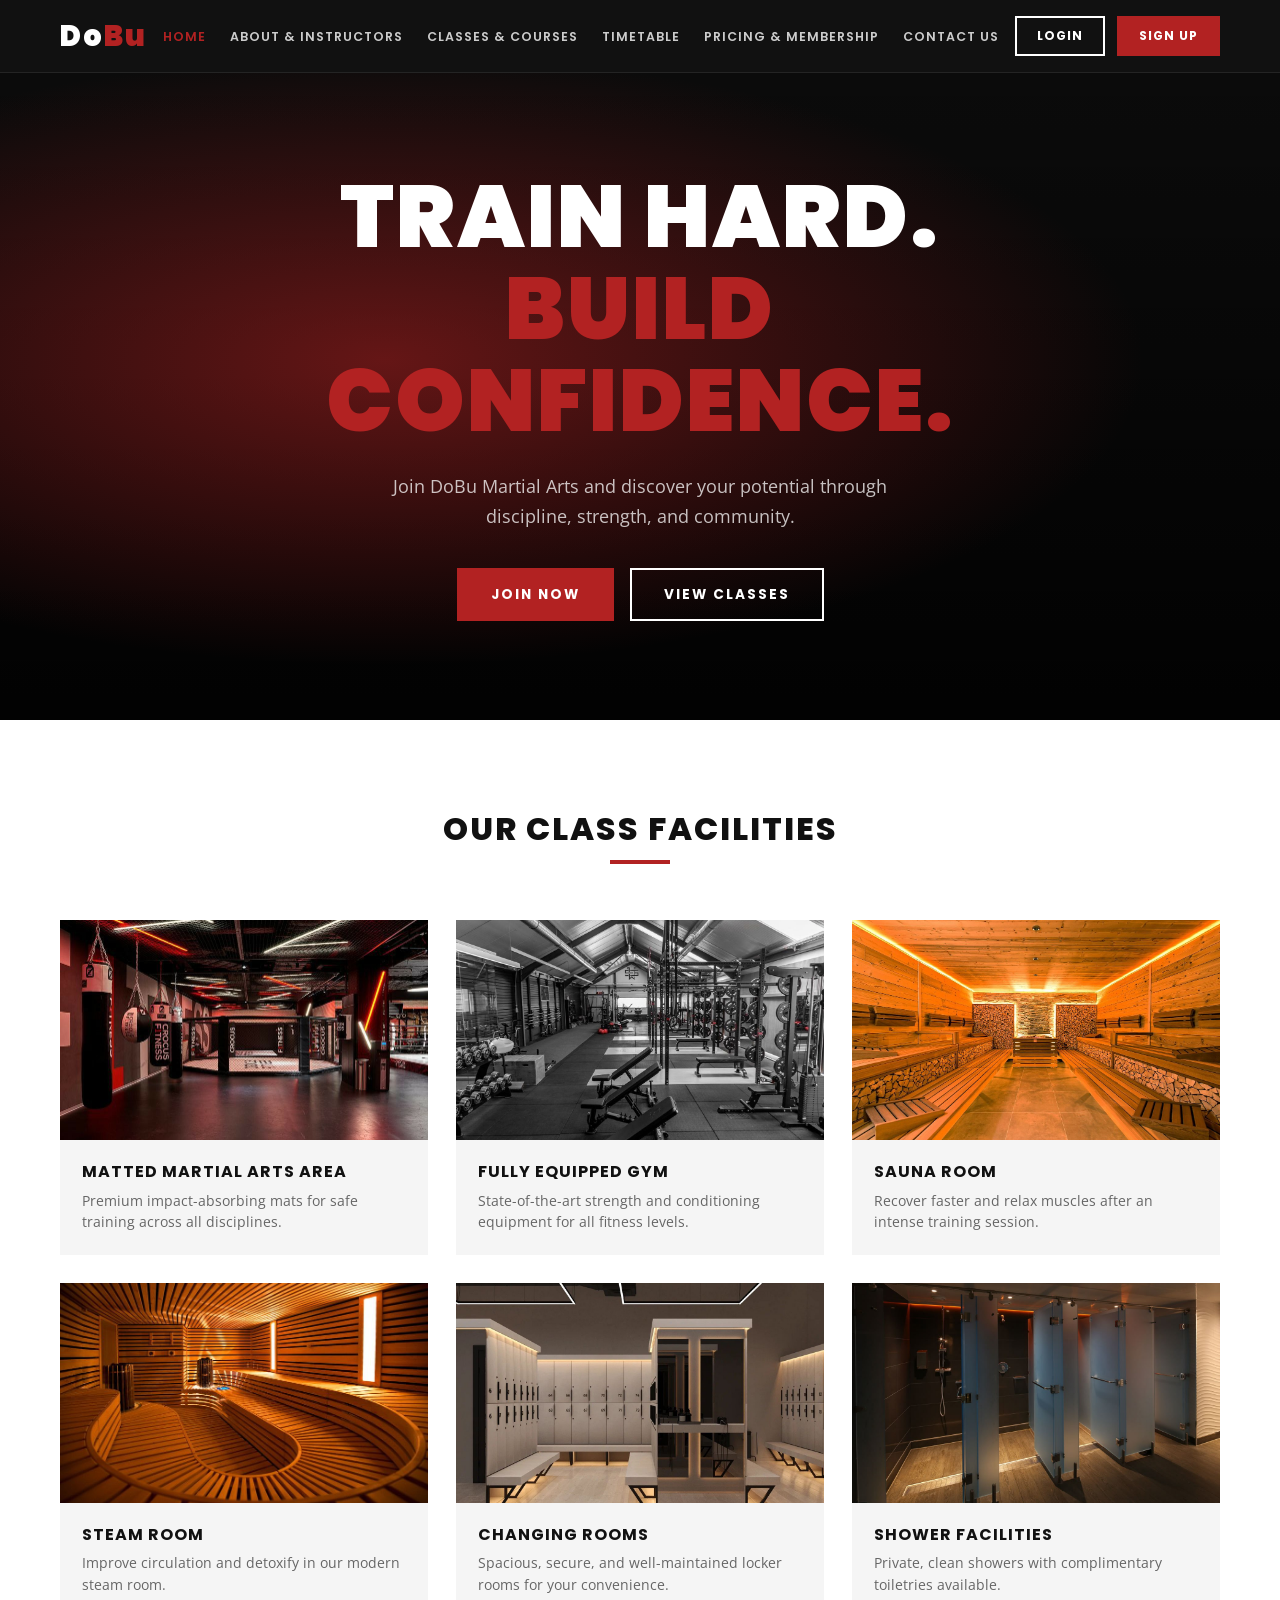
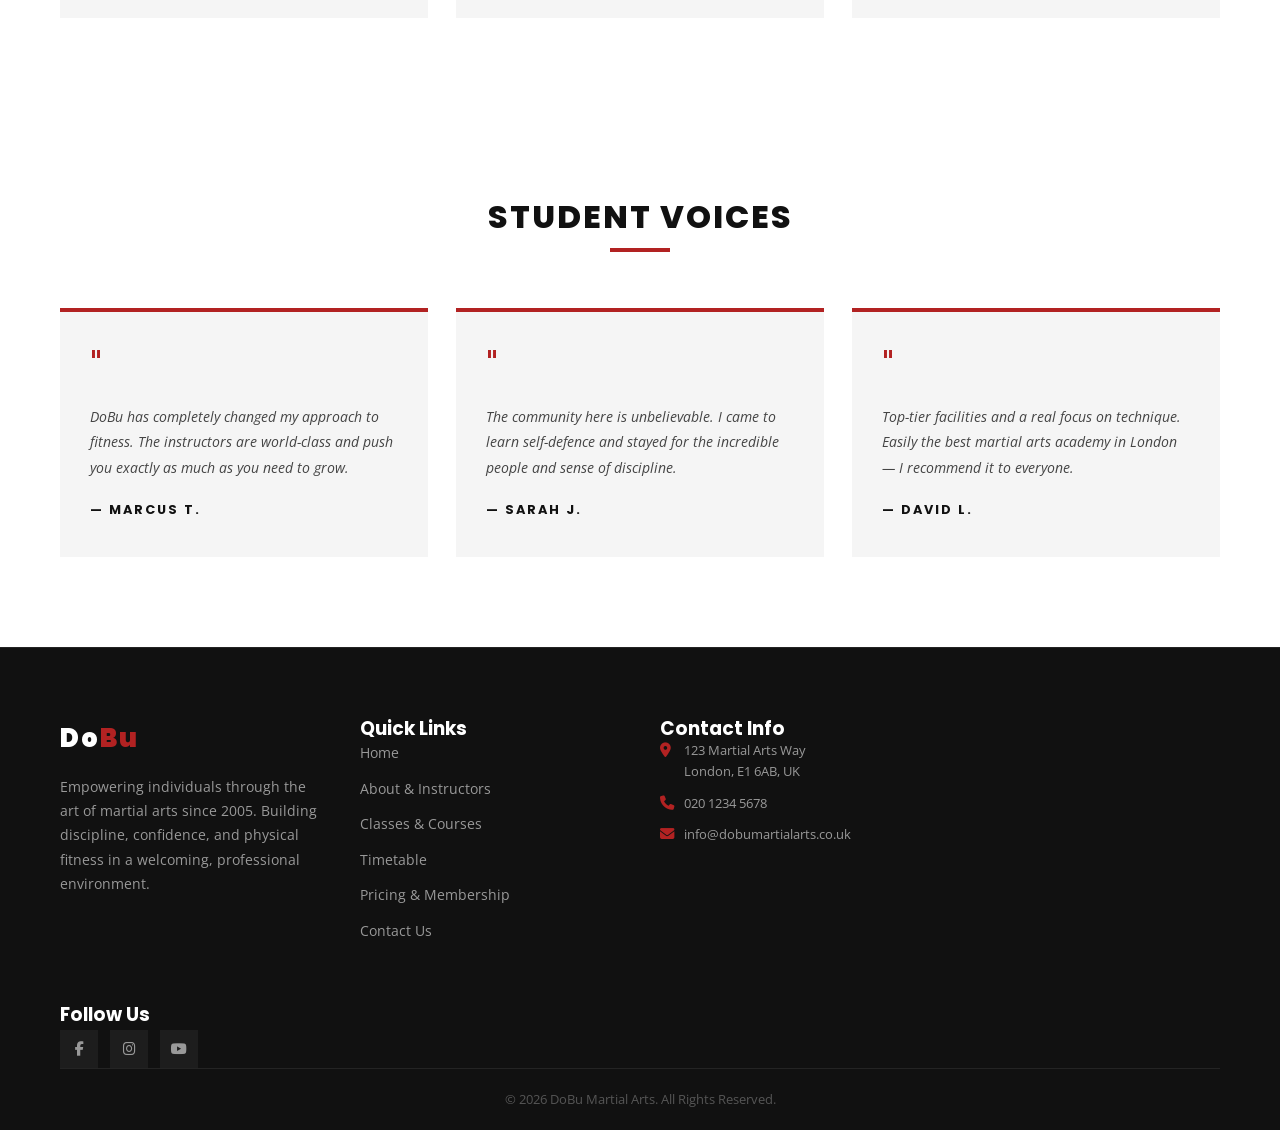
<file: index.html>
<!DOCTYPE html>
<html lang="en">
<head>
  <meta charset="UTF-8">
  <meta name="viewport" content="width=device-width, initial-scale=1.0">
  <title>DoBu Martial Arts | Train Hard. Build Confidence.</title>
  <link rel="stylesheet" href="style.css">
  <!-- Font Awesome -->
  <link rel="stylesheet" href="https://cdnjs.cloudflare.com/ajax/libs/font-awesome/6.5.0/css/all.min.css">
</head>
<body>

  <!-- =========================================
       HEADER / NAVIGATION
       ========================================= -->
  <header>
    <nav class="container">
      <a href="index.html" class="logo">Do<span>Bu</span></a>

      <!-- Desktop Nav Links -->
      <ul class="nav-links">
        <li><a href="index.html" class="active">Home</a></li>
        <li><a href="Instructors.html">About &amp; Instructors</a></li>
        <li><a href="Classes.html">Classes &amp; Courses</a></li>
        <li><a href="Timetable.html">Timetable</a></li>
        <li><a href="Membership.html">Pricing &amp; Membership</a></li>
        <li><a href="Contact.html">Contact Us</a></li>
      </ul>

      <!-- Desktop Auth Buttons -->
      <div class="nav-actions">
        <a href="Login.html" class="btn-login">Login</a>
        <a href="Signup.html" class="btn-signup">Sign Up</a>
      </div>
      <button class="hamburger" id="menu-btn" aria-label="Toggle menu" onclick="var m=document.getElementById('mobile-nav');m.classList.toggle('open');this.classList.toggle('open');"><span></span><span></span><span></span></button>
    </nav>

    <!-- Mobile Menu -->
    <div class="mobile-menu" id="mobile-nav">
      <a href="index.html">Home</a>
      <a href="Instructors.html">About &amp; Instructors</a>
      <a href="Classes.html">Classes &amp; Courses</a>
      <a href="Timetable.html">Timetable</a>
      <a href="Membership.html">Pricing &amp; Membership</a>
      <a href="Contact.html">Contact Us</a>
      <div class="mobile-actions">
        <a href="Login.html" class="btn btn-outline" style="padding:10px 20px;font-size:0.75rem;">Login</a>
        <a href="Signup.html" class="btn btn-primary" style="padding:10px 20px;font-size:0.75rem;">Sign Up</a>
      </div>
    </div>
  </header>

  <main>

    <!-- =========================================
         HERO SECTION
         ========================================= -->
    <section class="hero">
      <div class="hero-content">
        <h1>Train Hard.<span>Build Confidence.</span></h1>
        <p>Join DoBu Martial Arts and discover your potential through discipline, strength, and community.</p>
        <div class="hero-btns">
          <a href="Signup.html" class="btn btn-primary">Join Now</a>
          <a href="Classes.html" class="btn btn-outline">View Classes</a>
        </div>
      </div>
    </section>

    <!-- =========================================
         FACILITIES SECTION
         ========================================= -->
    <section class="facilities">
      <div class="container">
        <div class="section-header">
          <h2 class="section-title">Our Class Facilities</h2>
          <div class="section-divider"></div>
        </div>

        <div class="cards-grid">

          <article class="card">
            <img src="martial.jpg" alt="Matted Martial Arts Area">
            <div class="card-body">
              <h3>Matted Martial Arts Area</h3>
              <p>Premium impact-absorbing mats for safe training across all disciplines.</p>
            </div>
          </article>

          <article class="card">
            <img src="gym.jpg" alt="Fully Equipped Gym">
            <div class="card-body">
              <h3>Fully Equipped Gym</h3>
              <p>State-of-the-art strength and conditioning equipment for all fitness levels.</p>
            </div>
          </article>

          <article class="card">
            <img src="sauna.jpg" alt="Sauna Room">
            <div class="card-body">
              <h3>Sauna Room</h3>
              <p>Recover faster and relax muscles after an intense training session.</p>
            </div>
          </article>

          <article class="card">
            <img src="steam.jpg" alt="Steam Room">
            <div class="card-body">
              <h3>Steam Room</h3>
              <p>Improve circulation and detoxify in our modern steam room.</p>
            </div>
          </article>

          <article class="card">
            <img src="change.jpg" alt="Changing Rooms">
            <div class="card-body">
              <h3>Changing Rooms</h3>
              <p>Spacious, secure, and well-maintained locker rooms for your convenience.</p>
            </div>
          </article>

          <article class="card">
            <img src="shower.jpg" alt="Shower Facilities">
            <div class="card-body">
              <h3>Shower Facilities</h3>
              <p>Private, clean showers with complimentary toiletries available.</p>
            </div>
          </article>

        </div>
      </div>
    </section>

    <!-- =========================================
         TESTIMONIALS
         ========================================= -->
    <section class="testimonials">
      <div class="container">
        <div class="section-header">
          <h2 class="section-title">Student Voices</h2>
          <div class="section-divider"></div>
        </div>

        <div class="testimonials-grid">

          <article class="testimonial-card">
            <h3 class="sr-only">Testimonial from Marcus T.</h3>
            <div class="testimonial-quote">"</div>
            <p>DoBu has completely changed my approach to fitness. The instructors are world-class and push you exactly as much as you need to grow.</p>
            <div class="testimonial-author">— Marcus T.</div>
          </article>

          <article class="testimonial-card">
            <h3 class="sr-only">Testimonial from Sarah J.</h3>
            <div class="testimonial-quote">"</div>
            <p>The community here is unbelievable. I came to learn self-defence and stayed for the incredible people and sense of discipline.</p>
            <div class="testimonial-author">— Sarah J.</div>
          </article>

          <article class="testimonial-card">
            <h3 class="sr-only">Testimonial from David L.</h3>
            <div class="testimonial-quote">"</div>
            <p>Top-tier facilities and a real focus on technique. Easily the best martial arts academy in London — I recommend it to everyone.</p>
            <div class="testimonial-author">— David L.</div>
          </article>
          
        </div>
      </div>
    </section>
  </main>

  <!-- =========================================
       FOOTER
       ========================================= -->
  <footer>
    <div class="container">
      <div class="footer-grid">

        <!-- About -->
        <div class="footer-col">
          <span class="logo">Do<span>Bu</span></span>
          <p>Empowering individuals through the art of martial arts since 2005. Building discipline, confidence, and physical fitness in a welcoming, professional environment.</p>
        </div>

        <!-- Quick Links -->
        <div class="footer-col">
          <h3>Quick Links</h3>
          <ul>
            <li><a href="index.html">Home</a></li>
            <li><a href="Instructors.html">About &amp; Instructors</a></li>
            <li><a href="Classes.html">Classes &amp; Courses</a></li>
            <li><a href="Timetable.html">Timetable</a></li>
            <li><a href="Membership.html">Pricing &amp; Membership</a></li>
            <li><a href="Contact.html">Contact Us</a></li>
          </ul>
        </div>

        <!-- Contact -->
        <div class="footer-col">
          <h3>Contact Info</h3>
          <ul class="footer-contact">
            <li><i class="fas fa-map-marker-alt"></i><span>123 Martial Arts Way<br>London, E1 6AB, UK</span></li>
            <li><i class="fas fa-phone"></i><span>020 1234 5678</span></li>
            <li><i class="fas fa-envelope"></i><span>info@dobumartialarts.co.uk</span></li>
          </ul>
        </div>
      </div>

        <div class="footer-col">
          <h3>Follow Us</h3>
         <div class="social-icons">
            <a href="https://www.facebook.com/" aria-label="Facebook"><i class="fab fa-facebook-f"></i></a>
            <a href="https://www.instagram.com/?hl=en" aria-label="Instagram"><i class="fab fa-instagram"></i></a>
            <a href="https://www.youtube.com/" aria-label="YouTube"><i class="fab fa-youtube"></i></a>
          </div>
        </div>

    <div class="footer-bottom">
      <div class="container">
        <p>&copy; 2026 DoBu Martial Arts. All Rights Reserved.</p>
      </div>
    </div>
    </div>
  </footer>

</body>
</html>
</file>
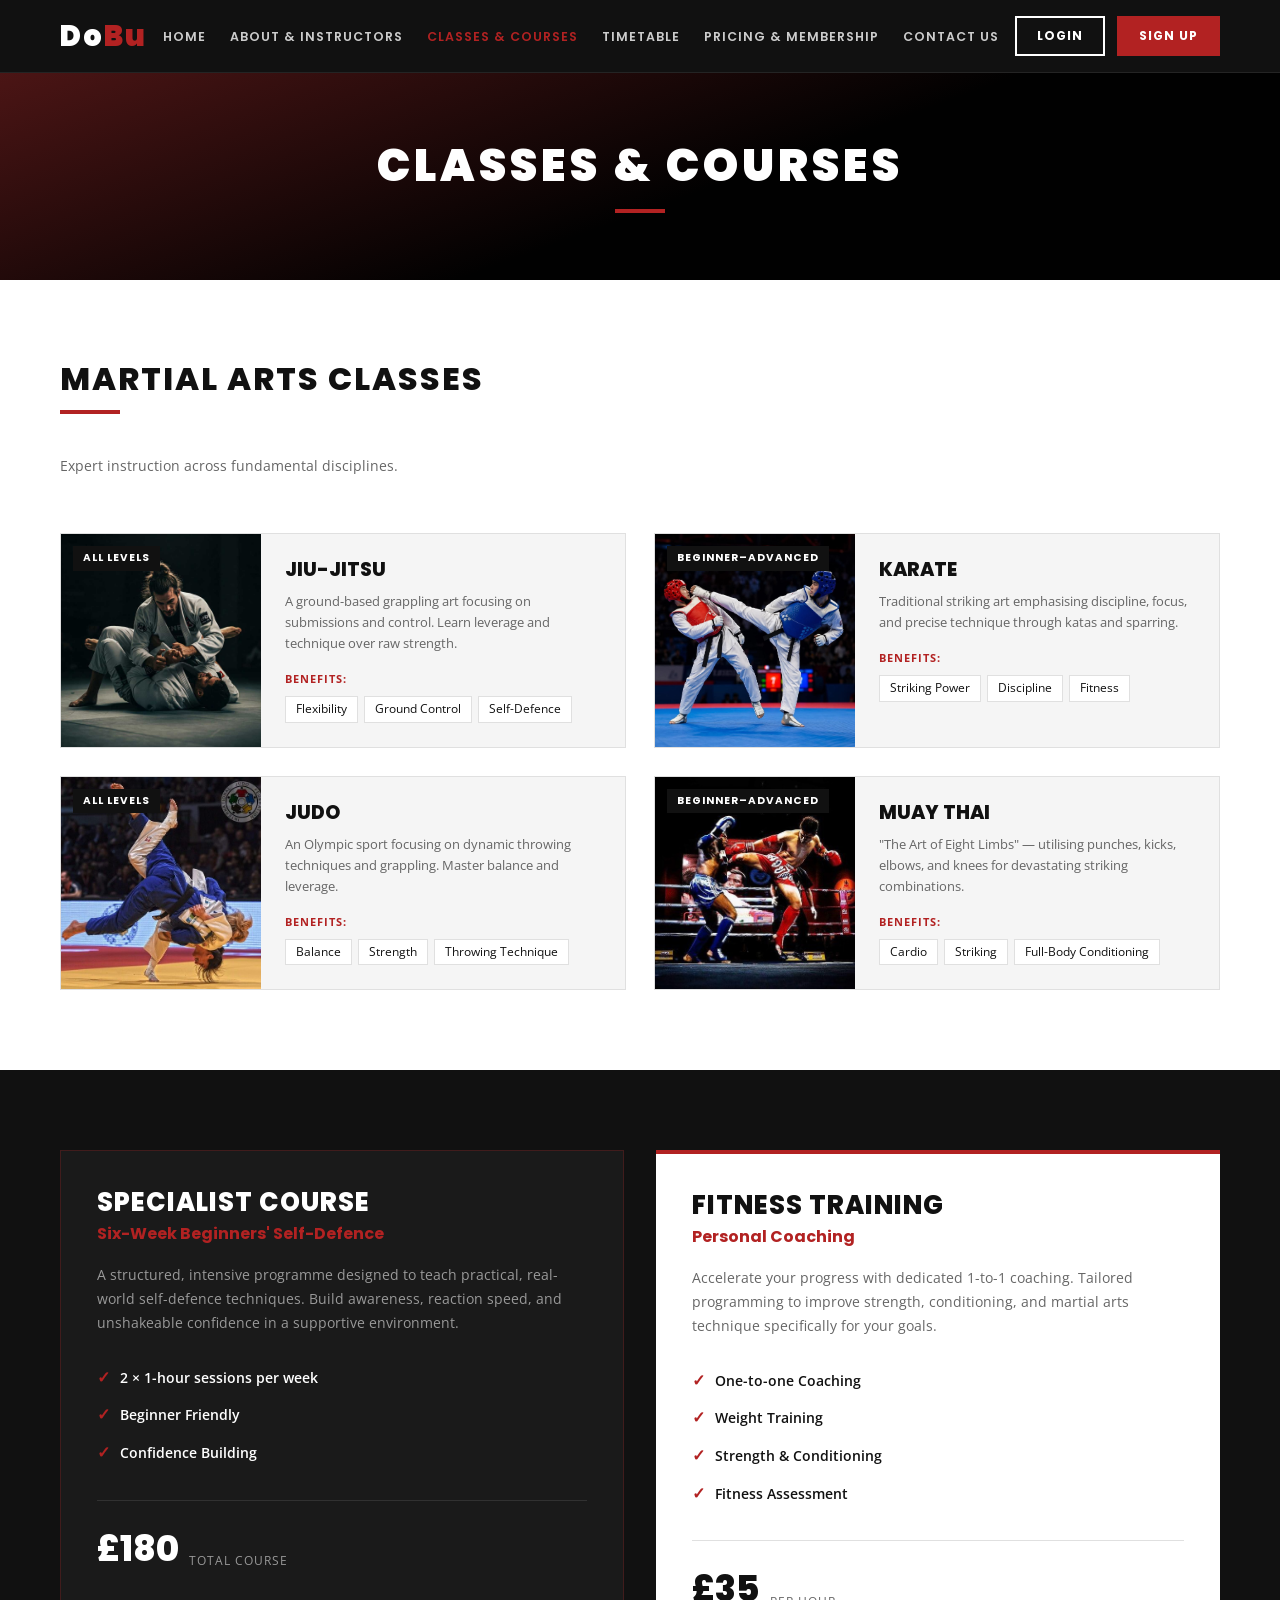
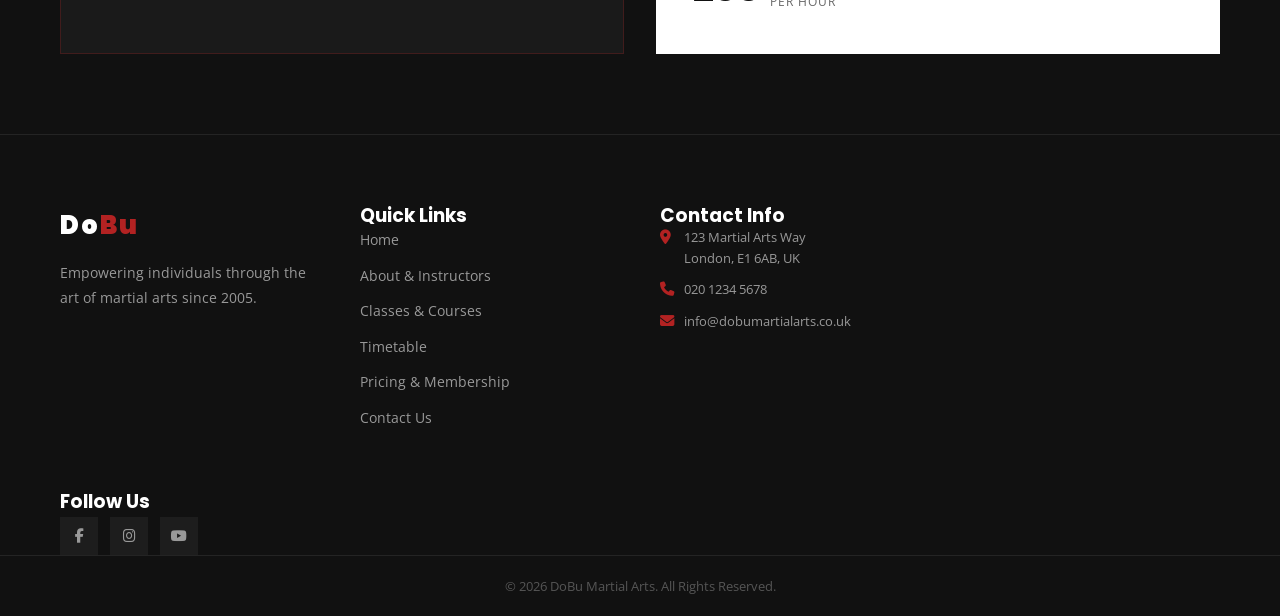
<file: Classes.html>
<!DOCTYPE html>
<html lang="en">
<head>
  <meta charset="UTF-8">
  <meta name="viewport" content="width=device-width, initial-scale=1.0">
  <title>About &amp; Instructors | DoBu Martial Arts</title>
  <link rel="stylesheet" href="style.css">
  <link rel="stylesheet" href="https://cdnjs.cloudflare.com/ajax/libs/font-awesome/6.5.0/css/all.min.css">
</head>
<body>

  <!-- =========================================
       HEADER / NAVIGATION
       ========================================= -->
   <header>
    <nav class="container">
      <a href="index.html" class="logo">Do<span>Bu</span></a>
      <ul class="nav-links">
        <li><a href="index.html">Home</a></li>
        <li><a href="Instructors.html">About &amp; Instructors</a></li>
        <li><a href="Classes.html" class="active">Classes &amp; Courses</a></li>
        <li><a href="Timetable.html">Timetable</a></li>
        <li><a href="Membership.html">Pricing &amp; Membership</a></li>
        <li><a href="Contact.html">Contact Us</a></li>
      </ul>
      <div class="nav-actions">
        <a href="Login.html" class="btn-login">Login</a>
        <a href="Signup.html" class="btn-signup">Sign Up</a>
      </div>
      <button class="hamburger" id="menu-btn" aria-label="Toggle menu" onclick="var m=document.getElementById('mobile-nav');m.classList.toggle('open');this.classList.toggle('open');"><span></span><span></span><span></span></button>
    </nav>
    <div class="mobile-menu" id="mobile-nav">
      <a href="index.html">Home</a>
      <a href="Instructors.html">About &amp; Instructors</a>
      <a href="Classes.html">Classes &amp; Courses</a>
      <a href="Timetable.html">Timetable</a>
      <a href="Membership.html">Pricing &amp; Membership</a>
      <a href="Contact.html">Contact Us</a>
      <div class="mobile-actions"><a href="Login.html" class="btn btn-outline" style="padding:10px 20px;font-size:0.75rem;">Login</a><a href="Signup.html" class="btn btn-primary" style="padding:10px 20px;font-size:0.75rem;">Sign Up</a></div>
    </div>
  </header>

  <main>


    <!-- Page Hero -->
    <section class="page-hero">
      <div class="page-hero-content">
        <h1>Classes &amp; Courses</h1>
        <div class="divider"></div>
      </div>
    </section>

    <!-- =========================================
         MARTIAL ARTS CLASSES
         ========================================= -->
    <section class="classes-section">
      <div class="container">
        <div class="section-header" style="text-align:left;">
          <h2 class="section-title">Martial Arts Classes</h2>
          <div class="section-divider left"></div>
          <p style="color:#666; font-size:0.9rem;">Expert instruction across fundamental disciplines.</p>
        </div>

        <div class="classes-grid">

          <article class="class-card">
            <div class="class-card-img">
              <img src="Jiu.jpg" alt="Jiu-jitsu">
              <span class="class-level-badge">All Levels</span>
            </div>
            <div class="class-card-body">
              <h3>Jiu-jitsu</h3>
              <p>A ground-based grappling art focusing on submissions and control. Learn leverage and technique over raw strength.</p>
              <div class="benefits-label">Benefits:</div>
              <div class="benefits-tags">
                <span class="tag">Flexibility</span>
                <span class="tag">Ground Control</span>
                <span class="tag">Self-Defence</span>
              </div>
            </div>
          </article>

          <article class="class-card">
            <div class="class-card-img">
              <img src="Karate.jpg" alt="Karate">
              <span class="class-level-badge">Beginner–Advanced</span>
            </div>
            <div class="class-card-body">
              <h3>Karate</h3>
              <p>Traditional striking art emphasising discipline, focus, and precise technique through katas and sparring.</p>
              <div class="benefits-label">Benefits:</div>
              <div class="benefits-tags">
                <span class="tag">Striking Power</span>
                <span class="tag">Discipline</span>
                <span class="tag">Fitness</span>
              </div>
            </div>
          </article>

          <article class="class-card">
            <div class="class-card-img">
              <img src="Judo.jpg" alt="Judo">
              <span class="class-level-badge">All Levels</span>
            </div>
            <div class="class-card-body">
              <h3>Judo</h3>
              <p>An Olympic sport focusing on dynamic throwing techniques and grappling. Master balance and leverage.</p>
              <div class="benefits-label">Benefits:</div>
              <div class="benefits-tags">
                <span class="tag">Balance</span>
                <span class="tag">Strength</span>
                <span class="tag">Throwing Technique</span>
              </div>
            </div>
          </article>

          <article class="class-card">
            <div class="class-card-img">
              <img src="muay.jpg" alt="Muay Thai">
              <span class="class-level-badge">Beginner–Advanced</span>
            </div>
            <div class="class-card-body">
              <h3>Muay Thai</h3>
              <p>"The Art of Eight Limbs" — utilising punches, kicks, elbows, and knees for devastating striking combinations.</p>
              <div class="benefits-label">Benefits:</div>
              <div class="benefits-tags">
                <span class="tag">Cardio</span>
                <span class="tag">Striking</span>
                <span class="tag">Full-Body Conditioning</span>
              </div>
            </div>
          </article>

        </div>
      </div>
    </section>

    <!-- =========================================
         SPECIALIST COURSE & FITNESS TRAINING
         ========================================= -->
    <section class="specialist-section">
      <h2 class="sr-only">Specialist Classes</h2>
      <div class="container">
        <div class="specialist-grid">

          <!-- Specialist Course -->
          <article class="spec-card dark">
            <h2>Specialist Course</h2>
            <h3>Six-Week Beginners' Self-Defence</h3>
            <p>A structured, intensive programme designed to teach practical, real-world self-defence techniques. Build awareness, reaction speed, and unshakeable confidence in a supportive environment.</p>
            <ul class="spec-features">
              <li><span class="check">&#10003;</span> 2 &times; 1-hour sessions per week</li>
              <li><span class="check">&#10003;</span> Beginner Friendly</li>
              <li><span class="check">&#10003;</span> Confidence Building</li>
            </ul>
            <div class="spec-price">
              <span class="price-big">&pound;180</span>
              <span class="price-label">Total Course</span>
            </div>
          </article>

          <!-- Fitness Training -->
          <article class="spec-card light">
            <h2>Fitness Training</h2>
            <h3>Personal Coaching</h3>
            <p>Accelerate your progress with dedicated 1-to-1 coaching. Tailored programming to improve strength, conditioning, and martial arts technique specifically for your goals.</p>
            <ul class="spec-features">
              <li><span class="check" style="color:#B22222;">&#10003;</span> One-to-one Coaching</li>
              <li><span class="check" style="color:#B22222;">&#10003;</span> Weight Training</li>
              <li><span class="check" style="color:#B22222;">&#10003;</span> Strength &amp; Conditioning</li>
              <li><span class="check" style="color:#B22222;">&#10003;</span> Fitness Assessment</li>
            </ul>
            <div class="spec-price" style="border-top-color:#E0E0E0;">
              <span class="price-big" style="color:#111;">&pound;35</span>
              <span class="price-label" style="color:#666;">Per Hour</span>
            </div>
          </article>
        </div>
      </div>
    </section>
  </main>
    <footer>
    <div class="container">
      <div class="footer-grid">
        <div class="footer-col">
          <span class="logo">Do<span>Bu</span></span>
          <p>Empowering individuals through the art of martial arts since 2005.</p>
        </div>


        <!-- Quick Links -->
        <div class="footer-col">
          <h3>Quick Links</h3>
          <ul>
            <li><a href="index.html">Home</a></li>
            <li><a href="Instructors.html">About &amp; Instructors</a></li>
            <li><a href="Classes.html">Classes &amp; Courses</a></li>
            <li><a href="Timetable.html">Timetable</a></li>
            <li><a href="Membership.html">Pricing &amp; Membership</a></li>
            <li><a href="Contact.html">Contact Us</a></li>
          </ul>
        </div>

        <!-- Contact -->
        <div class="footer-col">
          <h3>Contact Info</h3>
          <ul class="footer-contact">
            <li><i class="fas fa-map-marker-alt"></i><span>123 Martial Arts Way<br>London, E1 6AB, UK</span></li>
            <li><i class="fas fa-phone"></i><span>020 1234 5678</span></li>
            <li><i class="fas fa-envelope"></i><span>info@dobumartialarts.co.uk</span></li>
          </ul>
        </div>
      </div>

        <div class="footer-col">
          <h3>Follow Us</h3>
         <div class="social-icons">
            <a href="https://www.facebook.com/" aria-label="Facebook"><i class="fab fa-facebook-f"></i></a>
            <a href="https://www.instagram.com/?hl=en" aria-label="Instagram"><i class="fab fa-instagram"></i></a>
            <a href="https://www.youtube.com/" aria-label="YouTube"><i class="fab fa-youtube"></i></a>
          </div>
        </div>
      </div>

    <div class="footer-bottom">
      <div class="container">
        <p>&copy; 2026 DoBu Martial Arts. All Rights Reserved.</p>
      </div>
    </div>
  </footer>
</body>
</html>
</file>
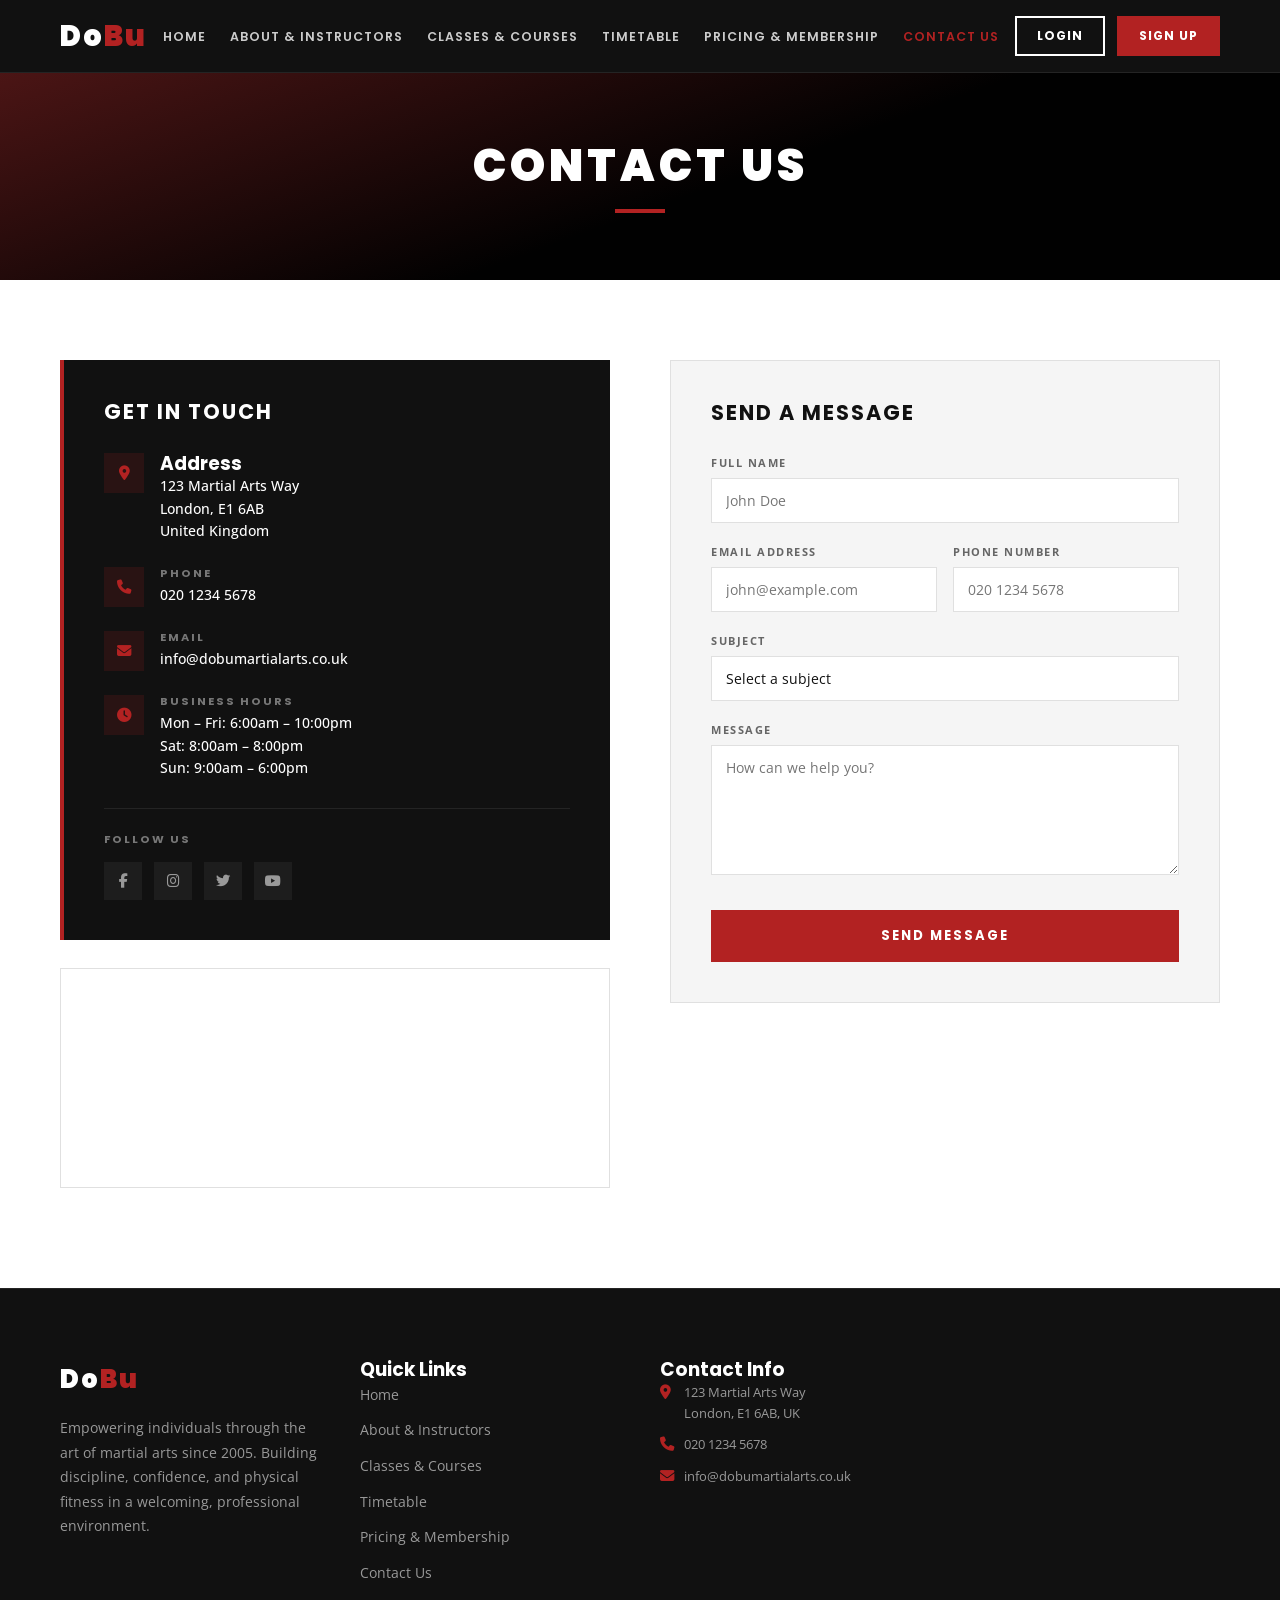
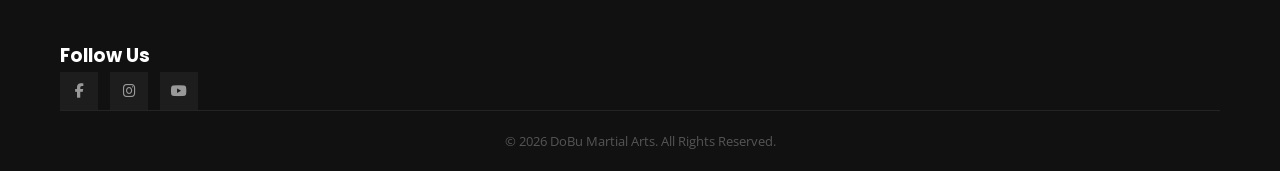
<file: Contact.html>
<!DOCTYPE html>
<html lang="en">
<head>
  <meta charset="UTF-8" >
  <meta name="viewport" content="width=device-width, initial-scale=1.0" >
  <title>About &amp; Instructors | DoBu Martial Arts</title>
  <link rel="stylesheet" href="style.css">
  <link rel="stylesheet" href="https://cdnjs.cloudflare.com/ajax/libs/font-awesome/6.5.0/css/all.min.css" >
</head>
<body>

  <!-- =========================================
       HEADER / NAVIGATION
       ========================================= -->
   <header>
    <nav class="container">
      <a href="index.html" class="logo">Do<span>Bu</span></a>
      <ul class="nav-links">
        <li><a href="index.html">Home</a></li>
        <li><a href="Instructors.html">About &amp; Instructors</a></li>
        <li><a href="Classes.html">Classes &amp; Courses</a></li>
        <li><a href="Timetable.html">Timetable</a></li>
        <li><a href="Membership.html">Pricing &amp; Membership</a></li>
        <li><a href="Contact.html" class="active">Contact Us</a></li>
      </ul>
      <div class="nav-actions">
        <a href="Login.html" class="btn-login">Login</a>
        <a href="Signup.html" class="btn-signup">Sign Up</a>
      </div>
      <button class="hamburger" id="menu-btn" aria-label="Toggle menu" onclick="var m=document.getElementById('mobile-nav');m.classList.toggle('open');this.classList.toggle('open');"><span></span><span></span><span></span></button>
    </nav>
    <div class="mobile-menu" id="mobile-nav">
      <a href="index.html">Home</a>
      <a href="Instructors.html">About &amp; Instructors</a>
      <a href="Classes.html">Classes &amp; Courses</a>
      <a href="Timetable.html">Timetable</a>
      <a href="Membership.html">Pricing &amp; Membership</a>
      <a href="Contact.html">Contact Us</a>
      <div class="mobile-actions">
        <a href="Login.html" class="btn btn-outline" style="padding:10px 20px;font-size:0.75rem;">Login</a>
        <a href="Signup.html" class="btn btn-primary" style="padding:10px 20px;font-size:0.75rem;">Sign Up</a>
      </div>
    </div>
  </header>

  <main>
    <!-- Page Hero -->
    <section class="page-hero">
      <div class="page-hero-content">
        <h1>Contact Us</h1>
        <div class="divider"></div>
      </div>
    </section>

    <!-- =========================================
         CONTACT SECTION
         ========================================= -->
    <section class="contact-section">
      <div class="container">
        <div class="contact-grid">

          <!-- Left: Info & Map -->
          <div>
            <div class="contact-info-box">
              <h2>Get in Touch</h2>

              <div class="contact-detail-item">
                <div class="contact-icon"><i class="fas fa-map-marker-alt"></i></div>
                <div class="contact-detail-text">
                  <h3>Address</h3>
                  <p>123 Martial Arts Way<br>London, E1 6AB<br>United Kingdom</p>
                </div>
              </div>

              <div class="contact-detail-item">
                <div class="contact-icon"><i class="fas fa-phone"></i></div>
                <div class="contact-detail-text">
                  <h4>Phone</h4>
                  <p>020 1234 5678</p>
                </div>
              </div>

              <div class="contact-detail-item">
                <div class="contact-icon"><i class="fas fa-envelope"></i></div>
                <div class="contact-detail-text">
                  <h4>Email</h4>
                  <p>info@dobumartialarts.co.uk</p>
                </div>
              </div>

              <div class="contact-detail-item">
                <div class="contact-icon"><i class="fas fa-clock"></i></div>
                <div class="contact-detail-text">
                  <h4>Business Hours</h4>
                  <p>Mon &ndash; Fri: 6:00am &ndash; 10:00pm<br>Sat: 8:00am &ndash; 8:00pm<br>Sun: 9:00am &ndash; 6:00pm</p>
                </div>
              </div>

              <div class="social-follow">
                <h4>Follow Us</h4>
                <div class="social-icons">
                  <a href="https://www.facebook.com/" aria-label="Facebook"><i class="fab fa-facebook-f"></i></a>
                  <a href="https://www.instagram.com/?hl=en" aria-label="Instagram"><i class="fab fa-instagram"></i></a>
                  <a href="http://www.twitter.com/@" aria-label="Twitter"><i class="fab fa-twitter"></i></a>
                  <a href="https://www.youtube.com/" aria-label="YouTube"><i class="fab fa-youtube"></i></a>
                </div>
              </div>
            </div>

            <!-- Google Maps -->
            <div class="map-wrapper">
              <iframe
                src="https://www.google.com/maps/embed?pb=!1m18!1m12!1m3!1d2483.049939895832!2d-0.07291!3d51.50735!2m3!1f0!2f0!3f0!3m2!1i1024!2i768!4f13.1!3m3!1m2!1s0x0%3A0x0!2sDoBu+Martial+Arts!5e0!3m2!1sen!2suk!4v1234567890"
                allowfullscreen
                loading="lazy"
                referrerpolicy="no-referrer-when-downgrade"
                title="DoBu Martial Arts Location">
              </iframe>
            </div>
          </div>

          <!-- Right: Contact Form -->
          <div class="contact-form-box">
            <h2>Send a Message</h2>
            <form action="#" method="POST">

              <div class="form-group">
                <label for="fullName">Full Name</label>
                <input type="text" id="fullName" name="fullName" placeholder="John Doe" required>
              </div>

              <div class="form-row">
                <div class="form-group">
                  <label for="email">Email Address</label>
                  <input type="email" id="email" name="email" placeholder="john@example.com" required>
                </div>
                <div class="form-group">
                  <label for="phone">Phone Number</label>
                  <input type="tel" id="phone" name="phone" placeholder="020 1234 5678">
                </div>
              </div>

              <div class="form-group">
                <label for="subject">Subject</label>
                <select id="subject" name="subject" required>
                  <option value="" disabled selected>Select a subject</option>
                  <option value="general">General Enquiry</option>
                  <option value="membership">Membership</option>
                  <option value="classes">Classes</option>
                  <option value="other">Other</option>
                </select>
              </div>

              <div class="form-group">
                <label for="message">Message</label>
                <textarea id="message" name="message" placeholder="How can we help you?" required></textarea>
              </div>

              <button type="submit" class="btn-submit">Send Message</button>
            </form>
          </div>

        </div>
      </div>
    </section>

  </main>

   <!-- =========================================
       FOOTER
       ========================================= -->
   <footer>
    <div class="container">
      <div class="footer-grid">

        <!-- About -->
        <div class="footer-col">
          <span class="logo">Do<span>Bu</span></span>
          <p>Empowering individuals through the art of martial arts since 2005. Building discipline, confidence, and physical fitness in a welcoming, professional environment.</p>
        </div>

        <!-- Quick Links -->
        <div class="footer-col">
          <h3>Quick Links</h3>
          <ul>
            <li><a href="index.html">Home</a></li>
            <li><a href="Instructors.html">About &amp; Instructors</a></li>
            <li><a href="Classes.html">Classes &amp; Courses</a></li>
            <li><a href="Timetable.html">Timetable</a></li>
            <li><a href="Membership.html">Pricing &amp; Membership</a></li>
            <li><a href="Contact.html">Contact Us</a></li>
          </ul>
        </div>

        <!-- Contact -->
        <div class="footer-col">
          <h3>Contact Info</h3>
          <ul class="footer-contact">
            <li><i class="fas fa-map-marker-alt"></i><span>123 Martial Arts Way<br>London, E1 6AB, UK</span></li>
            <li><i class="fas fa-phone"></i><span>020 1234 5678</span></li>
            <li><i class="fas fa-envelope"></i><span>info@dobumartialarts.co.uk</span></li>
          </ul>
        </div>
      </div>

        <div class="footer-col">
          <h3>Follow Us</h3>
         <div class="social-icons">
            <a href="https://www.facebook.com/" aria-label="Facebook"><i class="fab fa-facebook-f"></i></a>
            <a href="https://www.instagram.com/?hl=en" aria-label="Instagram"><i class="fab fa-instagram"></i></a>
            <a href="https://www.youtube.com/" aria-label="YouTube"><i class="fab fa-youtube"></i></a>
          </div>
        </div>

    <div class="footer-bottom">
      <div class="container">
        <p>&copy; 2026 DoBu Martial Arts. All Rights Reserved.</p>
      </div>
    </div>
    </div>
  </footer>
</body>
</html>
</file>
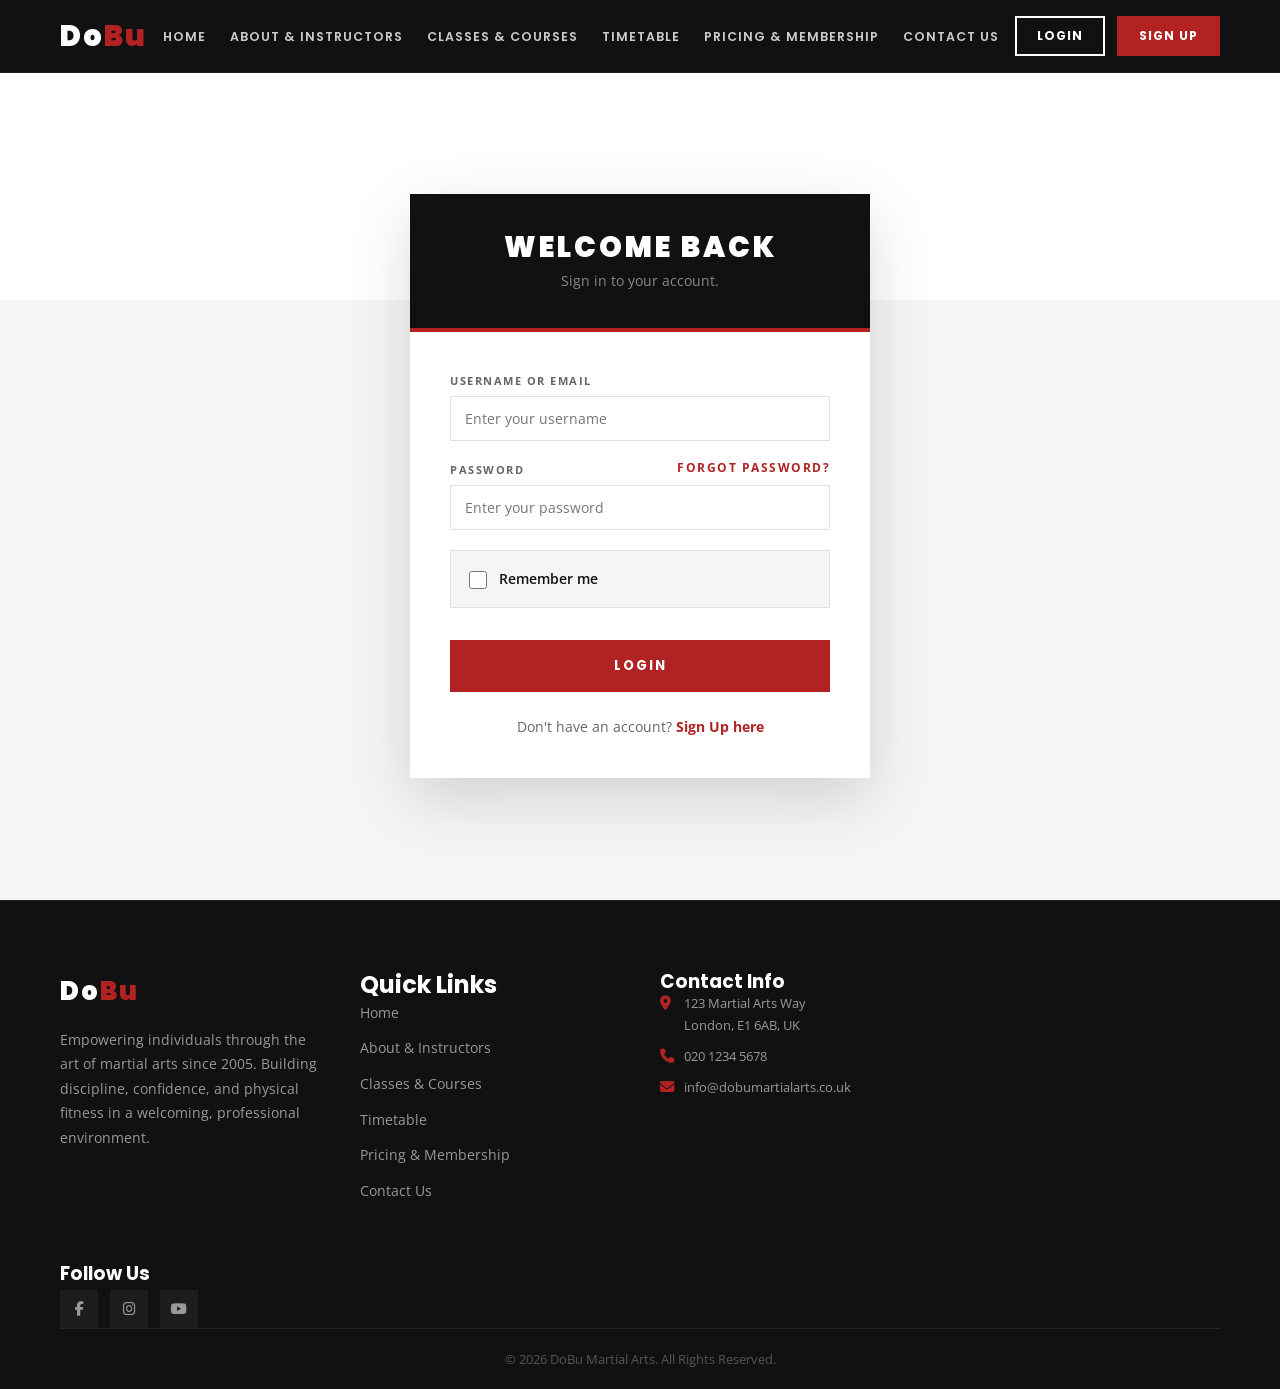
<file: Login.html>
<!DOCTYPE html>
<html lang="en">
<head>
    <meta charset="UTF-8" >
    <meta name="viewport" content="width=device-width, initial-scale=1.0" >
    <title>Login | DoBu Martial Arts</title>
    <link rel="stylesheet" href="style.css" >
    <link rel="stylesheet" href="https://cdnjs.cloudflare.com/ajax/libs/font-awesome/6.5.0/css/all.min.css" >
</head>
<body>

  <!-- HEADER -->
  <header>
    <nav class="container">
      <a href="Index.html" class="logo">Do<span>Bu</span></a>
      <ul class="nav-links">
        <li><a href="index.html">Home</a></li>
        <li><a href="Instructors.html">About &amp; Instructors</a></li>
        <li><a href="Classes.html">Classes &amp; Courses</a></li>
        <li><a href="Timetable.html">Timetable</a></li>
        <li><a href="Membership.html">Pricing &amp; Membership</a></li>
        <li><a href="Contact.html">Contact Us</a></li>
      </ul>
      <div class="nav-actions">
        <a href="Login.html" class="btn-login">Login</a>
        <a href="Signup.html" class="btn-signup">Sign Up</a>
      </div>
      <button class="hamburger" id="menu-btn" aria-label="Toggle menu" onclick="var m=document.getElementById('mobile-nav');m.classList.toggle('open');this.classList.toggle('open');"><span></span><span></span><span></span></button>
    </nav>
    <div class="mobile-menu" id="mobile-nav">
      <a href="index.html">Home</a>
      <a href="Instructors.html">About &amp; Instructors</a>
      <a href="Classes.html">Classes &amp; Courses</a>
      <a href="Timetable.html">Timetable</a>
      <a href="Membership.html">Pricing &amp; Membership</a>
      <a href="Contact.html">Contact Us</a>
      <div class="mobile-actions"><a href="Login.html" class="btn btn-outline" style="padding:10px 20px;font-size:0.75rem;">Login</a>
        <a href="Signup.html" class="btn btn-primary" style="padding:10px 20px;font-size:0.75rem;">Sign Up</a></div>
    </div>
  </header>

    <!-- LOGIN FORM -->
    <main class="auth-page">
        <div class="auth-card login-card">
            <div class="auth-card-header">
                <h1>Welcome Back</h1>
                <p>Sign in to your account.</p>
            </div>
            <div class="auth-card-body">
                <form id="loginForm" action="#" method="POST">

                    <div class="form-group">
                        <label for="username">Username or Email</label>
                        <input type="text" id="username" name="username" placeholder="Enter your username" required >
                    </div>

                    <div class="form-group">
                        <label for="password" style="display:flex;justify-content:space-between;align-items:center;">
                            Password
                            <a href="#" class="forgot-pw">Forgot Password?</a>
                        </label>
                        <input type="password" id="password" name="password" placeholder="Enter your password" required >
                    </div>

                    <div class="checkbox-group" style="margin-bottom:24px;">
                        <input type="checkbox" id="rememberMe" name="rememberMe" >
                        <label for="rememberMe">Remember me</label>
                    </div>

                    <button type="submit" class="btn-submit">Login</button>

                </form>

                <p class="auth-footer-link">Don't have an account? <a href="signup.html">Sign Up here</a></p>
            </div>
        </div>
    </main>

    <!-- FOOTER -->
     <footer>
    <div class="container">
      <div class="footer-grid">

        <!-- About -->
        <div class="footer-col">
          <span class="logo">Do<span>Bu</span></span>
          <p>Empowering individuals through the art of martial arts since 2005. Building discipline, confidence, and physical fitness in a welcoming, professional environment.</p>
        </div>

        <!-- Quick Links -->
        <div class="footer-col">
          <h2>Quick Links</h2>
          <ul>
            <li><a href="index.html">Home</a></li>
            <li><a href="Instructors.html">About &amp; Instructors</a></li>
            <li><a href="Classes.html">Classes &amp; Courses</a></li>
            <li><a href="Timetable.html">Timetable</a></li>
            <li><a href="Membership.html">Pricing &amp; Membership</a></li>
            <li><a href="Contact.html">Contact Us</a></li>
          </ul>
        </div>

        <!-- Contact -->
        <div class="footer-col">
          <h3>Contact Info</h3>
          <ul class="footer-contact">
            <li><i class="fas fa-map-marker-alt"></i><span>123 Martial Arts Way<br>London, E1 6AB, UK</span></li>
            <li><i class="fas fa-phone"></i><span>020 1234 5678</span></li>
            <li><i class="fas fa-envelope"></i><span>info@dobumartialarts.co.uk</span></li>
          </ul>
        </div>
      </div>

        <div class="footer-col">
          <h3>Follow Us</h3>
         <div class="social-icons">
            <a href="https://www.facebook.com/" aria-label="Facebook"><i class="fab fa-facebook-f"></i></a>
            <a href="https://www.instagram.com/?hl=en" aria-label="Instagram"><i class="fab fa-instagram"></i></a>
            <a href="https://www.youtube.com/" aria-label="YouTube"><i class="fab fa-youtube"></i></a>
          </div>
        </div>

    <div class="footer-bottom">
      <div class="container">
        <p>&copy; 2026 DoBu Martial Arts. All Rights Reserved.</p>
      </div>
    </div>
    </div>
  </footer>
</body>
</html>
</file>
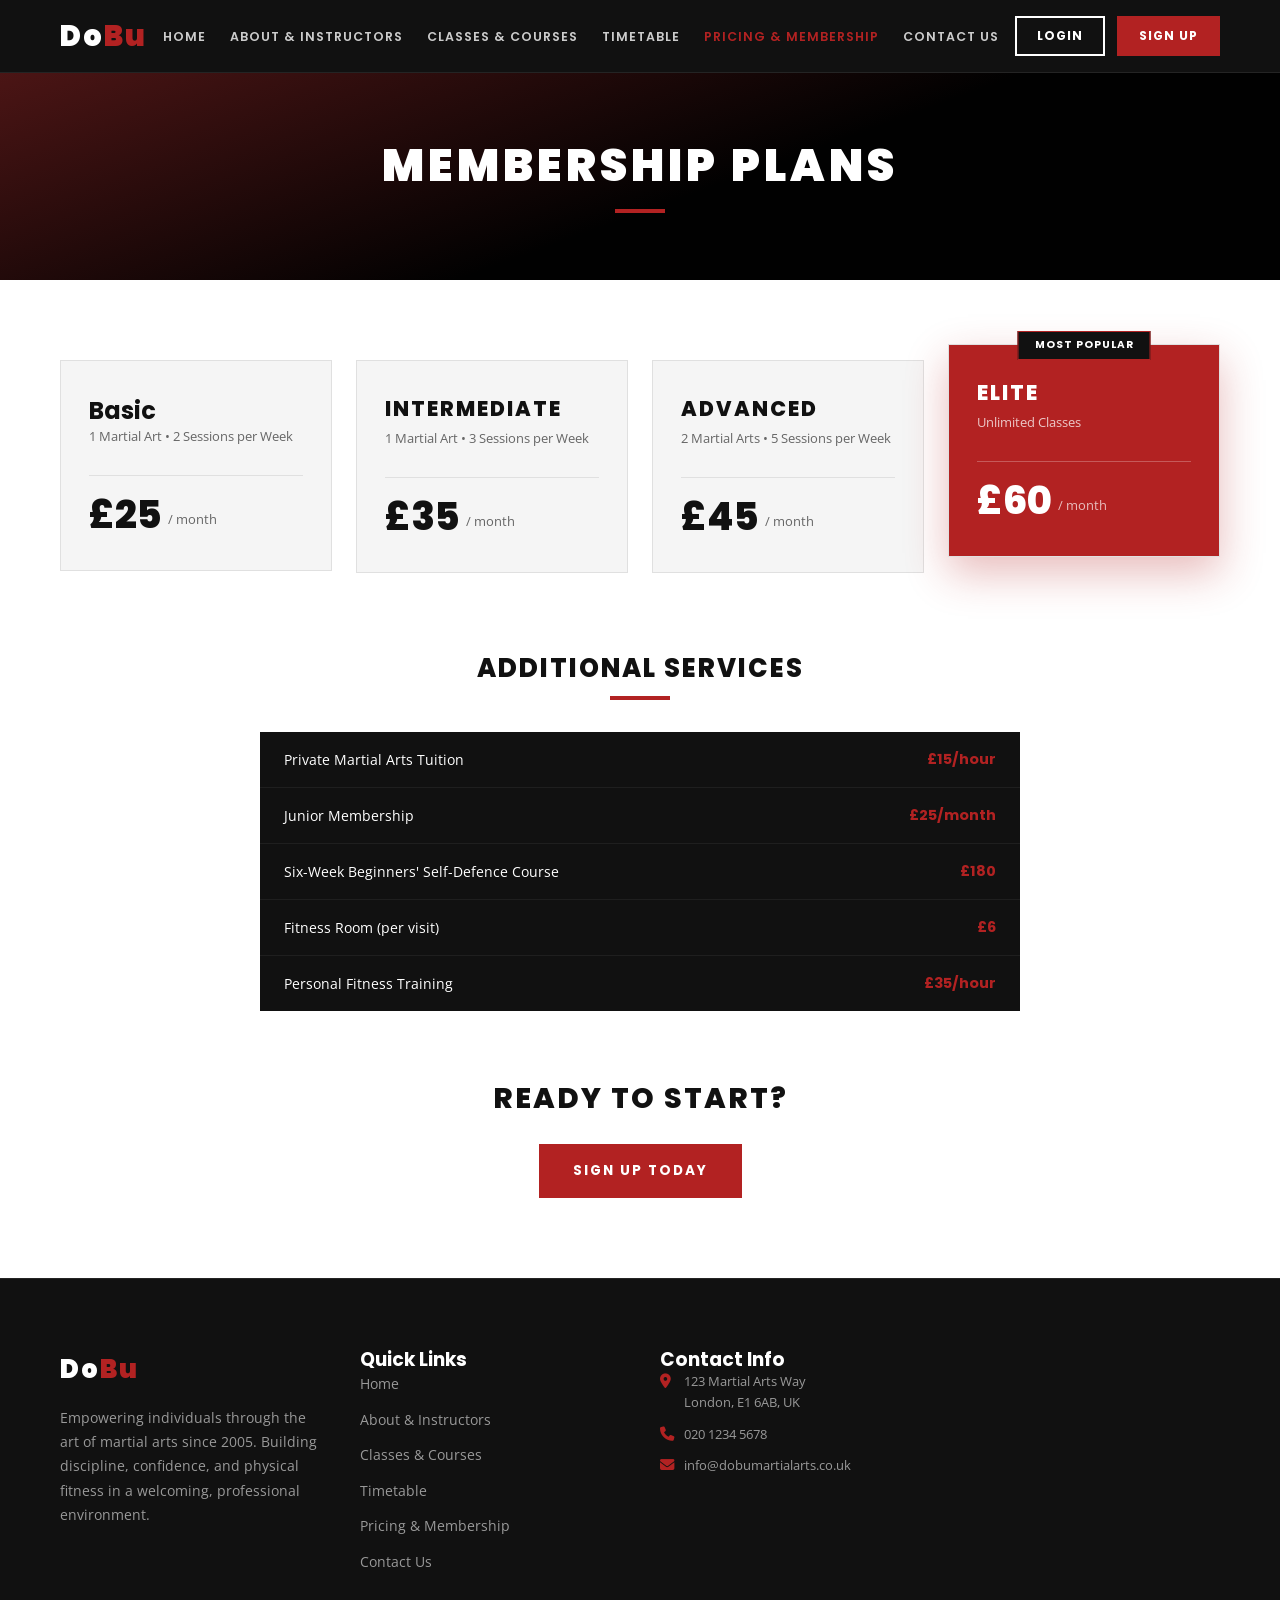
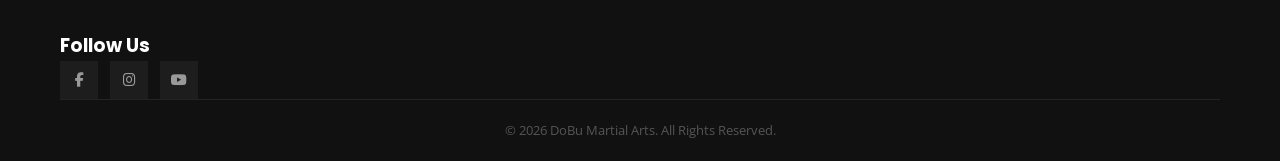
<file: Membership.html>
<!DOCTYPE html>
<html lang="en">
<head>
  <meta charset="UTF-8">
  <meta name="viewport" content="width=device-width, initial-scale=1.0">
  <title>Classes &amp; Courses | DoBu Martial Arts</title>
  <link rel="stylesheet" href="style.css">
  <link rel="stylesheet" href="https://cdnjs.cloudflare.com/ajax/libs/font-awesome/6.5.0/css/all.min.css">
</head>
<body>
  <!-- HEADER -->
  <header>
    <nav class="container">
      <a href="index.html" class="logo">Do<span>Bu</span></a>
      <ul class="nav-links">
        <li><a href="index.html">Home</a></li>
        <li><a href="Instructors.html">About &amp; Instructors</a></li>
        <li><a href="Classes.html">Classes &amp; Courses</a></li>
        <li><a href="Timetable.html">Timetable</a></li>
        <li><a href="Membership.html" class="active">Pricing &amp; Membership</a></li>
        <li><a href="Contact.html">Contact Us</a></li>
      </ul>
      <div class="nav-actions">
        <a href="Login.html" class="btn-login">Login</a>
        <a href="Signup.html" class="btn-signup">Sign Up</a>
      </div>
      <button class="hamburger" id="menu-btn" aria-label="Toggle menu" onclick="var m=document.getElementById('mobile-nav');m.classList.toggle('open');this.classList.toggle('open');"><span></span><span></span><span></span></button>
    </nav>
    <div class="mobile-menu" id="mobile-nav">
      <a href="index.html">Home</a>
      <a href="Instructors.html">About &amp; Instructors</a>
      <a href="Classes.html">Classes &amp; Courses</a>
      <a href="Timetable.html">Timetable</a>
      <a href="Membership.html">Pricing &amp; Membership</a>
      <a href="Contact.html">Contact Us</a>
      <div class="mobile-actions"><a href="Login.html" class="btn btn-outline" style="padding:10px 20px;font-size:0.75rem;">Login</a><a href="Signup.html" class="btn btn-primary" style="padding:10px 20px;font-size:0.75rem;">Sign Up</a></div>
    </div>
  </header>

  <main>
    <!-- Page Hero -->
    <section class="page-hero">
      <div class="page-hero-content">
        <h1>Membership Plans</h1>
        <div class="divider"></div>
      </div>
    </section>

<!-- =========================================
         PRICING
         ========================================= -->
    <section class="pricing-section">
      <div class="container">

        <!-- Membership Cards -->
        <div class="pricing-grid">

          <article class="pricing-card">
            <h2>Basic</h2>
            <p class="pricing-detail">1 Martial Art &bull; 2 Sessions per Week</p>
            <div class="pricing-price">
              <span class="price-amount">&pound;25</span>
              <span class="price-period">/ month</span>
            </div>
          </article>

          <article class="pricing-card">
            <h3>Intermediate</h3>
            <p class="pricing-detail">1 Martial Art &bull; 3 Sessions per Week</p>
            <div class="pricing-price">
              <span class="price-amount">&pound;35</span>
              <span class="price-period">/ month</span>
            </div>
          </article>

          <article class="pricing-card">
            <h3>Advanced</h3>
            <p class="pricing-detail">2 Martial Arts &bull; 5 Sessions per Week</p>
            <div class="pricing-price">
              <span class="price-amount">&pound;45</span>
              <span class="price-period">/ month</span>
            </div>
          </article>

          <article class="pricing-card featured">
            <div class="featured-badge">Most Popular</div>
            <h3>Elite</h3>
            <p class="pricing-detail">Unlimited Classes</p>
            <div class="pricing-price">
              <span class="price-amount">&pound;60</span>
              <span class="price-period">/ month</span>
            </div>
          </article>
        </div>

        <!-- Additional Pricing -->
        <div class="additional-pricing">
          <h2>Additional Services</h2>
          <div class="section-divider"></div>
          <ul class="price-table">
            <li><span>Private Martial Arts Tuition</span><span class="price-val">&pound;15/hour</span></li>
            <li><span>Junior Membership</span><span class="price-val">&pound;25/month</span></li>
            <li><span>Six-Week Beginners' Self-Defence Course</span><span class="price-val">&pound;180</span></li>
            <li><span>Fitness Room (per visit)</span><span class="price-val">&pound;6</span></li>
            <li><span>Personal Fitness Training</span><span class="price-val">&pound;35/hour</span></li>
          </ul>
        </div>

        <!-- CTA -->
        <div class="pricing-cta">
          <h2>Ready to Start?</h2>
          <a href="Signup.html" class="btn btn-primary">Sign Up Today</a>
        </div>
      </div>
    </section>
  </main>
 <footer>
    <div class="container">
      <div class="footer-grid">

        <!-- About -->
        <div class="footer-col">
          <span class="logo">Do<span>Bu</span></span>
          <p>Empowering individuals through the art of martial arts since 2005. Building discipline, confidence, and physical fitness in a welcoming, professional environment.</p>
        </div>

        <!-- Quick Links -->
        <div class="footer-col">
          <h3>Quick Links</h3>
          <ul>
            <li><a href="index.html">Home</a></li>
            <li><a href="Instructors.html">About &amp; Instructors</a></li>
            <li><a href="Classes.html">Classes &amp; Courses</a></li>
            <li><a href="Timetable.html">Timetable</a></li>
            <li><a href="Membership.html">Pricing &amp; Membership</a></li>
            <li><a href="Contact.html">Contact Us</a></li>
          </ul>
        </div>

        <!-- Contact -->
        <div class="footer-col">
          <h3>Contact Info</h3>
          <ul class="footer-contact">
            <li><i class="fas fa-map-marker-alt"></i><span>123 Martial Arts Way<br>London, E1 6AB, UK</span></li>
            <li><i class="fas fa-phone"></i><span>020 1234 5678</span></li>
            <li><i class="fas fa-envelope"></i><span>info@dobumartialarts.co.uk</span></li>
          </ul>
        </div>
      </div>

        <div class="footer-col">
          <h3>Follow Us</h3>
         <div class="social-icons">
            <a href="https://www.facebook.com/" aria-label="Facebook"><i class="fab fa-facebook-f"></i></a>
            <a href="https://www.instagram.com/?hl=en" aria-label="Instagram"><i class="fab fa-instagram"></i></a>
            <a href="https://www.youtube.com/" aria-label="YouTube"><i class="fab fa-youtube"></i></a>
          </div>
        </div>

    <div class="footer-bottom">
      <div class="container">
        <p>&copy; 2026 DoBu Martial Arts. All Rights Reserved.</p>
      </div>
    </div>
    </div>
  </footer>
</body>
</html>
</file>
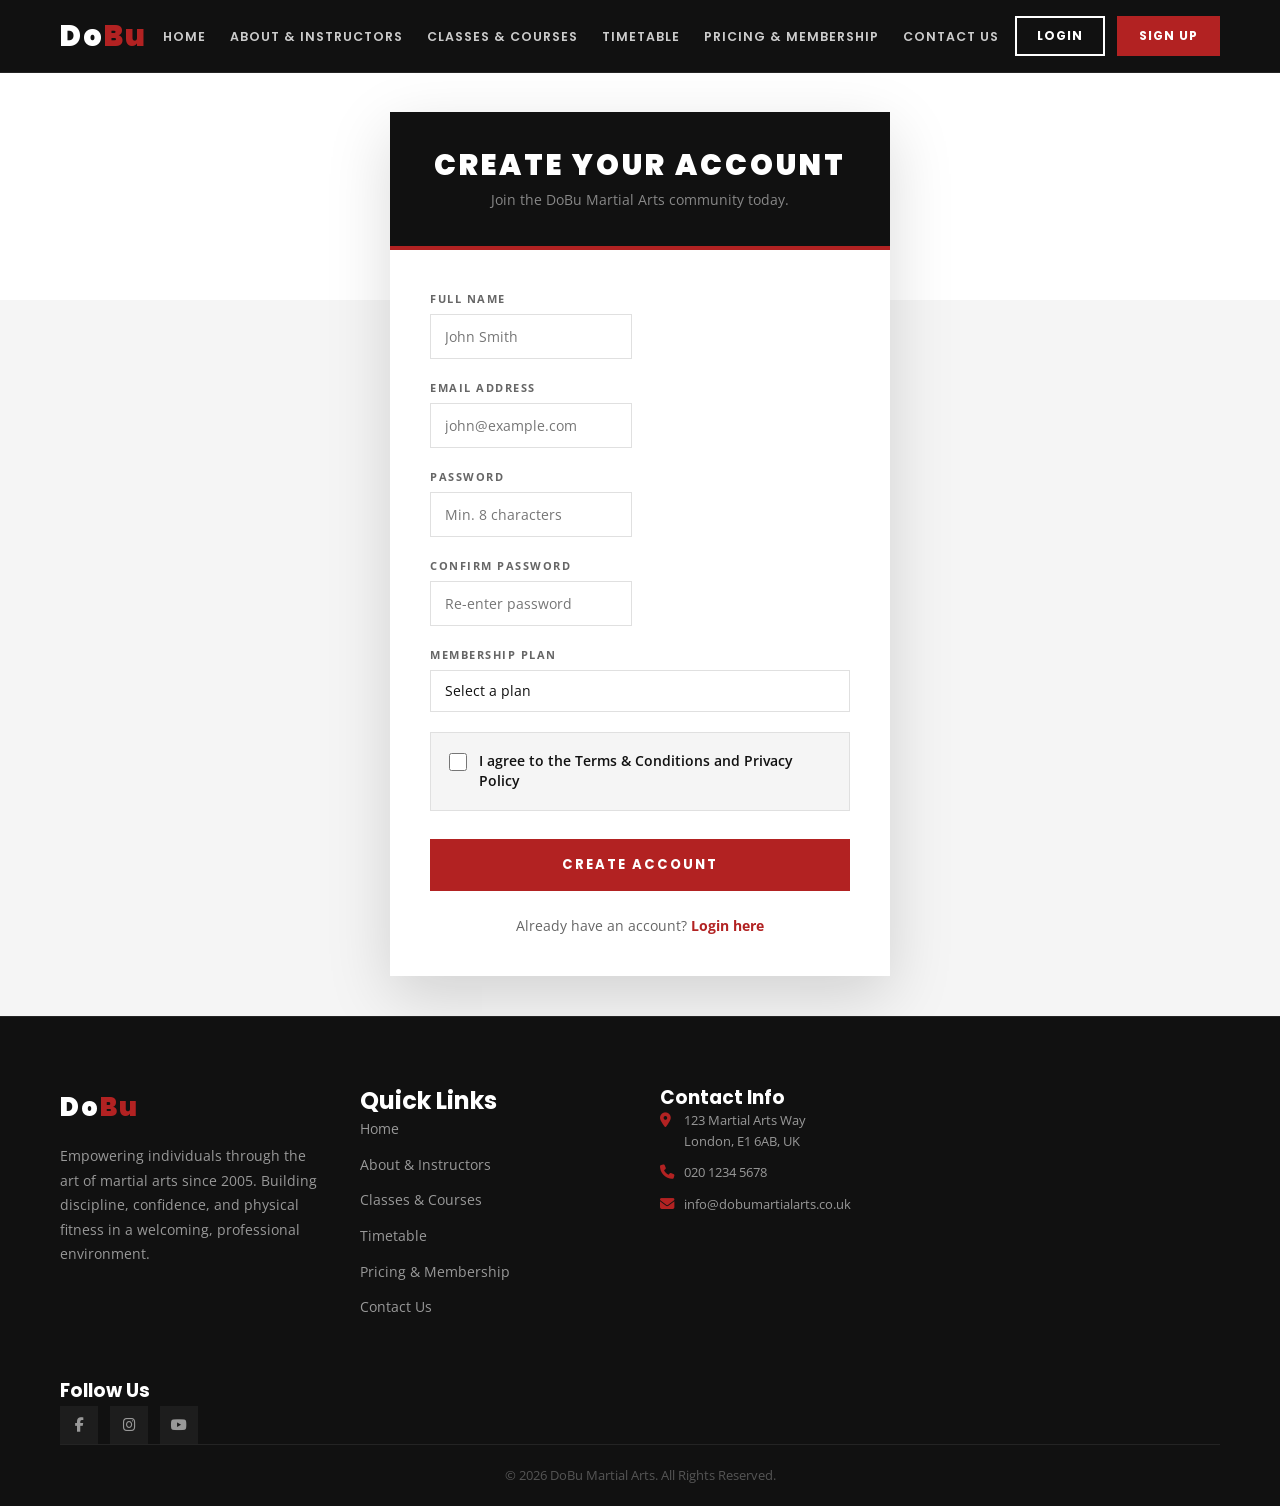
<file: Signup.html>
<!DOCTYPE html>
<html lang="en">
<head>
    <meta charset="UTF-8" >
    <meta name="viewport" content="width=device-width, initial-scale=1.0">
    <title>Sign Up | DoBu Martial Arts</title>
    <link rel="stylesheet" href="style.css" >
    <link rel="stylesheet" href="https://cdnjs.cloudflare.com/ajax/libs/font-awesome/6.5.0/css/all.min.css" >
</head>
<body>

  <!-- HEADER -->
  <header>
    <nav class="container">
      <a href="Index.html" class="logo">Do<span>Bu</span></a>
      <ul class="nav-links">
        <li><a href="index.html">Home</a></li>
        <li><a href="Instructors.html">About &amp; Instructors</a></li>
        <li><a href="Classes.html">Classes &amp; Courses</a></li>
        <li><a href="Timetable.html">Timetable</a></li>
        <li><a href="Membership.html">Pricing &amp; Membership</a></li>
        <li><a href="Contact.html">Contact Us</a></li>
      </ul>
      <div class="nav-actions">
        <a href="Login.html" class="btn-login">Login</a>
        <a href="Signup.html" class="btn-signup">Sign Up</a>
      </div>
      <button class="hamburger" id="menu-btn" aria-label="Toggle menu" onclick="var m=document.getElementById('mobile-nav');m.classList.toggle('open');this.classList.toggle('open');"><span></span><span></span><span></span></button>
    </nav>
    <div class="mobile-menu" id="mobile-nav">
      <a href="index.html">Home</a>
      <a href="Instructors.html">About &amp; Instructors</a>
      <a href="Classes.html">Classes &amp; Courses</a>
      <a href="Timetable.html">Timetable</a>
      <a href="Membership.html">Pricing &amp; Membership</a>
      <a href="Contact.html">Contact Us</a>
      <div class="mobile-actions"><a href="Login.html" class="btn btn-outline" style="padding:10px 20px;font-size:0.75rem;">Login</a>
        <a href="Signup.html" class="btn btn-primary" style="padding:10px 20px;font-size:0.75rem;">Sign Up</a></div>
    </div>
  </header>

    <!-- SIGNUP FORM -->
    <main class="auth-page">
        <div class="auth-card">
            <div class="auth-card-header">
                <h1>Create Your Account</h1>
                <p>Join the DoBu Martial Arts community today.</p>
            </div>
            <div class="auth-card-body">
                <form id="SignupForm" action="#" method="POST">

                    <div class="form-row">
                        <div class="form-group">
                            <label for="firstName">FULL NAME</label>
                            <input type="text" id="firstName" name="firstName" placeholder="John Smith" required >
                        </div>
                    </div>

                    <div class="form-row">
                        <div class="form-group">
                            <label for="email">EMAIL ADDRESS</label>
                            <input type="email" id="email" name="email" placeholder="john@example.com" required >
                        </div>
                    </div>

                    <div class="form-row">
                        <div class="form-group">
                            <label for="password">PASSWORD</label>
                            <input type="password" id="password" name="password" placeholder="Min. 8 characters" required >
                        </div>
                    </div>

                    <div class="form-row">
                        <div class="form-group">
                            <label for="confirmPassword">Confirm Password</label>
                            <input type="password" id="confirmPassword" name="confirmPassword" placeholder="Re-enter password" required >
                        </div>
                    </div>

                    <div class="form-group">
                        <label for="plan">MEMBERSHIP PLAN</label>
                        <select id="plan" name="plan" required>
                            <option value="" disabled selected>Select a plan</option>
                            <option value="basic">Basic &mdash; &pound;25/month</option>
                            <option value="intermediate">Intermediate &mdash; &pound;35/month</option>
                            <option value="advanced">Advanced &mdash; &pound;45/month</option>
                            <option value="elite">Elite &mdash; &pound;60/month</option>
                        </select>
                    </div>

                    <div class="checkbox-group">
                        <input type="checkbox" id="terms" name="terms" required >
                        <label for="terms">I agree to the Terms &amp; Conditions and Privacy Policy</label>
                    </div>

                    <button type="submit" class="btn-submit">Create Account</button>

                </form>
                <p class="auth-footer-link">Already have an account? <a href="login.html">Login here</a></p>
            </div>
        </div>
    </main>

    <!-- FOOTER -->
     <footer>
    <div class="container">
      <div class="footer-grid">

        <!-- About -->
        <div class="footer-col">
          <span class="logo">Do<span>Bu</span></span>
          <p>Empowering individuals through the art of martial arts since 2005. Building discipline, confidence, and physical fitness in a welcoming, professional environment.</p>
        </div>

        <!-- Quick Links -->
        <div class="footer-col">
          <h2>Quick Links</h2>
          <ul>
            <li><a href="index.html">Home</a></li>
            <li><a href="Instructors.html">About &amp; Instructors</a></li>
            <li><a href="Classes.html">Classes &amp; Courses</a></li>
            <li><a href="Timetable.html">Timetable</a></li>
            <li><a href="Membership.html">Pricing &amp; Membership</a></li>
            <li><a href="Contact.html">Contact Us</a></li>
          </ul>
        </div>

        <!-- Contact -->
        <div class="footer-col">
          <h3>Contact Info</h3>
          <ul class="footer-contact">
            <li><i class="fas fa-map-marker-alt"></i><span>123 Martial Arts Way<br>London, E1 6AB, UK</span></li>
            <li><i class="fas fa-phone"></i><span>020 1234 5678</span></li>
            <li><i class="fas fa-envelope"></i><span>info@dobumartialarts.co.uk</span></li>
          </ul>
        </div>
      </div>

        <div class="footer-col">
          <h3>Follow Us</h3>
         <div class="social-icons">
            <a href="https://www.facebook.com/" aria-label="Facebook"><i class="fab fa-facebook-f"></i></a>
            <a href="https://www.instagram.com/?hl=en" aria-label="Instagram"><i class="fab fa-instagram"></i></a>
            <a href="https://www.youtube.com/" aria-label="YouTube"><i class="fab fa-youtube"></i></a>
          </div>
        </div>

    <div class="footer-bottom">
      <div class="container">
        <p>&copy; 2026 DoBu Martial Arts. All Rights Reserved.</p>
      </div>
    </div>
    </div>
  </footer>
</body>
</html>
</file>
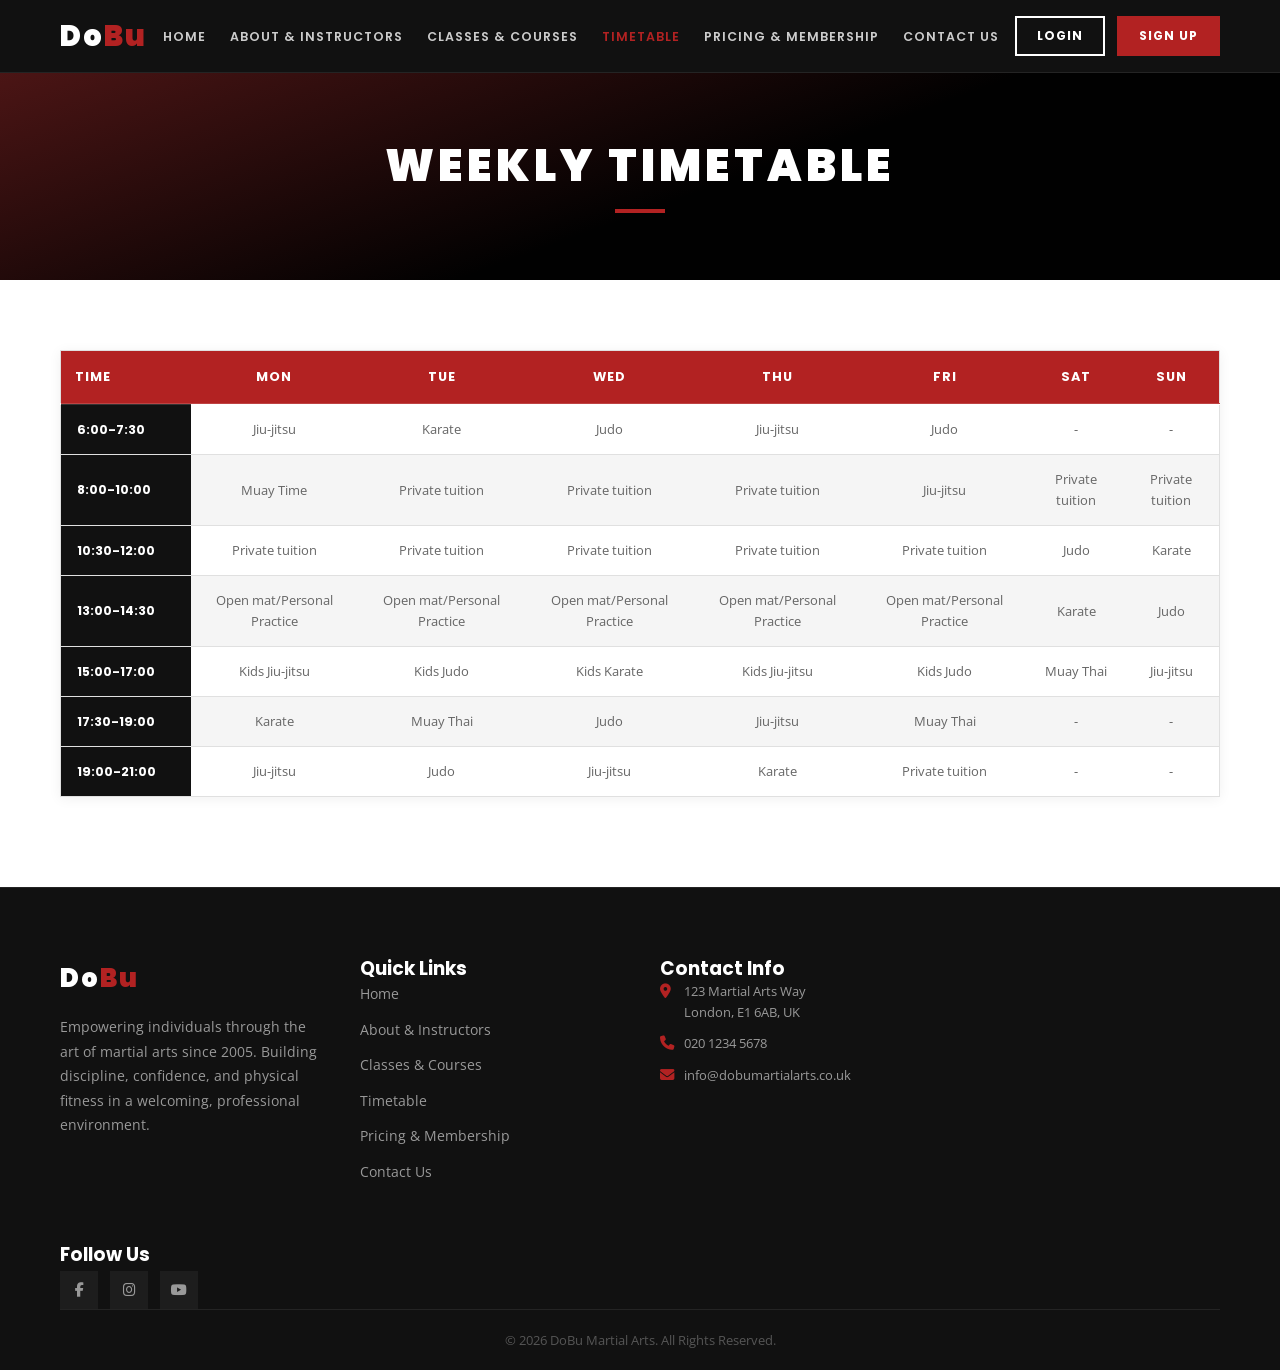
<file: Timetable.html>
<!DOCTYPE html>
<html lang="en">
<head>
  <meta charset="UTF-8">
  <meta name="viewport" content="width=device-width, initial-scale=1.0">
  <title>Classes &amp; Courses | DoBu Martial Arts</title>
  <link rel="stylesheet" href="style.css">
  <link rel="stylesheet" href="https://cdnjs.cloudflare.com/ajax/libs/font-awesome/6.5.0/css/all.min.css">
</head>
<body>

  <!-- HEADER -->
  <header>
    <nav class="container">
      <a href="index.html" class="logo">Do<span>Bu</span></a>
      <ul class="nav-links">
        <li><a href="index.html">Home</a></li>
        <li><a href="Instructors.html">About &amp; Instructors</a></li>
        <li><a href="Classes.html">Classes &amp; Courses</a></li>
        <li><a href="Timetable.html" class="active">Timetable</a></li>
        <li><a href="Membership.html">Pricing &amp; Membership</a></li>
        <li><a href="Contact.html">Contact Us</a></li>
      </ul>
      <div class="nav-actions">
        <a href="Login.html" class="btn-login">Login</a>
        <a href="Signup.html" class="btn-signup">Sign Up</a>
      </div>
      <button class="hamburger" id="menu-btn" aria-label="Toggle menu" onclick="var m=document.getElementById('mobile-nav');m.classList.toggle('open');this.classList.toggle('open');"><span></span><span></span><span></span></button>
    </nav>
    <div class="mobile-menu" id="mobile-nav">
      <a href="index.html">Home</a>
      <a href="Instructors.html">About &amp; Instructors</a>
      <a href="Classes.html">Classes &amp; Courses</a>
      <a href="Timetable.html">Timetable</a><a href="pricing.html">Pricing &amp; Membership</a>
      <a href="Contact.html">Contact Us</a>
      <div class="mobile-actions"><a href="Login.html" class="btn btn-outline" style="padding:10px 20px;font-size:0.75rem;">Login</a>
        <a href="Signup.html" class="btn btn-primary" style="padding:10px 20px;font-size:0.75rem;">Sign Up</a></div>
    </div>
  </header>

  <main>
<!-- Page Hero -->
    <section class="page-hero">
      <div class="page-hero-content">
        <h1>Weekly Timetable</h1>
        <div class="divider"></div>
      </div>
    </section>

      <section class="timetable-section" id="timetable">
    <div class="container">
      <h2 class="sr-only">Class Timetable</h2>
      <table class="table-wrapper">
        <thead>
          <tr>
            <th>Time</th>
            <th>MON</th>
            <th>TUE</th>
            <th>WED</th>
            <th>THU</th>
            <th>FRI</th>
            <th>SAT</th>
            <th>SUN</th>
          </tr>
        </thead>
        <tbody>
          <tr>
            <td>6:00-7:30</td>
            <td>Jiu-jitsu</td>
            <td>Karate</td>
            <td>Judo</td>
            <td>Jiu-jitsu</td>
            <td>Judo</td>
            <td>-</td>
            <td>-</td>
          </tr>
          <tr>
            <td>8:00-10:00</td>
            <td>Muay Time</td>
            <td>Private tuition</td>
            <td>Private tuition</td>
            <td>Private tuition</td>
            <td>Jiu-jitsu</td>
            <td>Private tuition</td>
            <td>Private tuition</td>
          </tr>
          <tr>
            <td>10:30-12:00</td>
            <td>Private tuition</td>
            <td>Private tuition</td>
            <td>Private tuition</td>
            <td>Private tuition</td>
            <td>Private tuition</td>
            <td>Judo</td>
            <td>Karate</td>
          </tr>
          <tr>
            <td>13:00-14:30</td>
            <td>Open mat/Personal Practice</td>
            <td>Open mat/Personal Practice</td>
            <td>Open mat/Personal Practice</td>
            <td>Open mat/Personal Practice</td>
            <td>Open mat/Personal Practice</td>
            <td>Karate</td>
            <td>Judo</td>
          </tr>
          <tr>
            <td>15:00-17:00</td>
            <td>Kids Jiu-jitsu</td>
            <td>Kids Judo</td>
            <td>Kids Karate</td>
            <td>Kids Jiu-jitsu</td>
            <td>Kids Judo</td>
            <td>Muay Thai</td>
            <td>Jiu-jitsu</td>
          </tr>
          <tr>
            <td>17:30-19:00</td>
            <td>Karate</td>
            <td>Muay Thai</td>
            <td>Judo</td>
            <td>Jiu-jitsu</td>
            <td>Muay Thai</td>
            <td>-</td>
            <td>-</td>
          </tr>
          <tr>
            <td>19:00-21:00</td>
            <td>Jiu-jitsu</td>
            <td>Judo</td>
            <td>Jiu-jitsu</td>
            <td>Karate</td>
            <td>Private tuition</td>
            <td>-</td>
            <td>-</td>
          </tr>
        </tbody>
      </table>
      </div>
    </section>
  </main>
  <footer>
    <div class="container">
      <div class="footer-grid">

        <!-- About -->
        <div class="footer-col">
          <span class="logo">Do<span>Bu</span></span>
          <p>Empowering individuals through the art of martial arts since 2005. Building discipline, confidence, and physical fitness in a welcoming, professional environment.</p>
        </div>

        <!-- Quick Links -->
        <div class="footer-col">
          <h3>Quick Links</h3>
          <ul>
            <li><a href="index.html">Home</a></li>
            <li><a href="Instructors.html">About &amp; Instructors</a></li>
            <li><a href="Classes.html">Classes &amp; Courses</a></li>
            <li><a href="Timetable.html">Timetable</a></li>
            <li><a href="Membership.html">Pricing &amp; Membership</a></li>
            <li><a href="Contact.html">Contact Us</a></li>
          </ul>
        </div>

        <!-- Contact -->
        <div class="footer-col">
          <h3>Contact Info</h3>
          <ul class="footer-contact">
            <li><i class="fas fa-map-marker-alt"></i><span>123 Martial Arts Way<br>London, E1 6AB, UK</span></li>
            <li><i class="fas fa-phone"></i><span>020 1234 5678</span></li>
            <li><i class="fas fa-envelope"></i><span>info@dobumartialarts.co.uk</span></li>
          </ul>
        </div>
      </div>

        <div class="footer-col">
          <h3>Follow Us</h3>
         <div class="social-icons">
            <a href="https://www.facebook.com/" aria-label="Facebook"><i class="fab fa-facebook-f"></i></a>
            <a href="https://www.instagram.com/?hl=en" aria-label="Instagram"><i class="fab fa-instagram"></i></a>
            <a href="https://www.youtube.com/" aria-label="YouTube"><i class="fab fa-youtube"></i></a>
          </div>
        </div>

    <div class="footer-bottom">
      <div class="container">
        <p>&copy; 2026 DoBu Martial Arts. All Rights Reserved.</p>
      </div>
    </div>
    </div>
  </footer>
</body>
</html>
</file>
<file: style.css>
/* Google Fonts */
@import url('https://fonts.googleapis.com/css2?family=Poppins:wght@400;600;700;800;900&family=Open+Sans:wght@400;500;600&display=swap');

/* =========================================
   CSS Reset & Base
   ========================================= */
*, *::before, *::after {
  box-sizing: border-box;
  margin: 0;
  padding: 0;
}

:root {
  --primary: #B22222;
  --primary-dark: #8B1A1A;
  --black: #111111;
  --white: #FFFFFF;
  --grey: #F5F5F5;
  --grey-dark: #CCCCCC;
  --text-muted: #666666;
  --border: #E0E0E0;
}

html {
  scroll-behavior: smooth;
}

body {
  font-family: 'Open Sans', sans-serif;
  background-color: var(--white);
  color: var(--black);
  line-height: 1.6;
  font-size: 16px;
}

h1, h2, h3, h4, h5, h6 {
  font-family: 'Poppins', sans-serif;
  line-height: 1.2;
}

a {
  text-decoration: none;
  color: inherit;
}

ul {
  list-style: none;
}

img {
  max-width: 100%;
  display: block;
}

/* =========================================
   Utility Classes
   ========================================= */
.container {
  max-width: 1200px;
  margin: 0 auto;
  padding: 0 20px;
}

.section-title {
  font-size: 2rem;
  font-weight: 800;
  text-transform: uppercase;
  letter-spacing: 2px;
  margin-bottom: 12px;
}

.section-divider {
  width: 60px;
  height: 4px;
  background: var(--primary);
  margin: 0 auto 40px auto;
}

.section-divider.left {
  margin: 0 0 40px 0;
}

.btn {
  display: inline-block;
  padding: 14px 32px;
  font-family: 'Poppins', sans-serif;
  font-weight: 700;
  font-size: 0.85rem;
  text-transform: uppercase;
  letter-spacing: 2px;
  cursor: pointer;
  transition: all 0.25s ease;
  border: 2px solid transparent;
}

.btn-primary {
  background: var(--primary);
  color: var(--white);
}

.btn-primary:hover {
  background: var(--primary-dark);
}

.btn-outline {
  background: transparent;
  color: var(--white);
  border-color: var(--white);
}

.btn-outline:hover {
  background: var(--white);
  color: var(--black);
}

.btn-dark {
  background: var(--black);
  color: var(--white);
  border-color: var(--black);
}

.btn-dark:hover {
  background: var(--primary);
  border-color: var(--primary);
}

/* =========================================
   NAVIGATION BAR
   ========================================= */
header {
  position: fixed;
  top: 0;
  left: 0;
  width: 100%;
  z-index: 1000;
  background: var(--black);
  border-bottom: 1px solid rgba(255,255,255,0.08);
}

nav {
  display: flex;
  align-items: center;
  justify-content: space-between;
  padding: 0 40px;
  height: 72px;
}

/* Logo */
.logo {
  font-family: 'Poppins', sans-serif;
  font-weight: 900;
  font-size: 1.8rem;
  color: var(--white);
  letter-spacing: 2px;
}

.logo span {
  color: var(--primary);
}

/* Nav links */
.nav-links {
  display: flex;
  align-items: center;
  gap: 24px;
}

.nav-links a {
  font-family: 'Poppins', sans-serif;
  font-size: 0.78rem;
  font-weight: 600;
  color: #CCCCCC;
  text-transform: uppercase;
  letter-spacing: 1px;
  transition: color 0.2s;
}

.nav-links a:hover,
.nav-links a.active {
  color: var(--primary);
}

/* Nav action buttons */
.nav-actions {
  display: flex;
  gap: 12px;
  align-items: center;
}

.nav-actions .btn-login {
  padding: 8px 20px;
  font-family: 'Poppins', sans-serif;
  font-size: 0.75rem;
  font-weight: 700;
  text-transform: uppercase;
  letter-spacing: 1px;
  color: var(--white);
  border: 2px solid var(--white);
  transition: all 0.2s;
}

.nav-actions .btn-login:hover {
  border-color: var(--primary);
  color: var(--primary);
}

.nav-actions .btn-signup {
  padding: 8px 20px;
  font-family: 'Poppins', sans-serif;
  font-size: 0.75rem;
  font-weight: 700;
  text-transform: uppercase;
  letter-spacing: 1px;
  background: var(--primary);
  color: var(--white);
  border: 2px solid var(--primary);
  transition: all 0.2s;
}

.nav-actions .btn-signup:hover {
  background: var(--primary-dark);
  border-color: var(--primary-dark);
}

/* Hamburger */
.hamburger {
  display: none;
  flex-direction: column;
  gap: 5px;
  cursor: pointer;
  background: none;
  border: none;
}

.hamburger span {
  display: block;
  width: 26px;
  height: 2px;
  background: var(--white);
  transition: all 0.3s;
}

/* Mobile nav toggle — JS driven via .open class */
.mobile-menu.open {
  display: flex;
}

.hamburger.open span:nth-child(1) {
  transform: translateY(7px) rotate(45deg);
}

.hamburger.open span:nth-child(2) {
  opacity: 0;
}

.hamburger.open span:nth-child(3) {
  transform: translateY(-7px) rotate(-45deg);
}

.mobile-menu {
  display: none;
  flex-direction: column;
  background: var(--black);
  padding: 20px 40px 30px;
  border-top: 1px solid rgba(255,255,255,0.08);
  gap: 16px;
}

.mobile-menu a {
  font-family: 'Poppins', sans-serif;
  font-size: 0.85rem;
  font-weight: 600;
  color: #CCCCCC;
  text-transform: uppercase;
  letter-spacing: 1px;
  padding: 6px 0;
  transition: color 0.2s;
}

.mobile-menu a:hover {
  color: var(--primary);
}

.mobile-menu .mobile-actions {
  display: flex;
  gap: 12px;
  margin-top: 8px;
  padding-top: 16px;
  border-top: 1px solid rgba(255,255,255,0.08);
}

/* =========================================
   PAGE HERO BANNER (all inner pages)
   ========================================= */
.page-hero {
  padding-top: 72px;
  background: var(--black);
  position: relative;
  overflow: hidden;
  min-height: 280px;
  display: flex;
  align-items: center;
  justify-content: center;
  text-align: center;
}

.page-hero::before {
  content: '';
  position: absolute;
  inset: 0;
  background: linear-gradient(160deg, rgba(178,34,34,0.45) 0%, rgba(0,0,0,0.95) 60%);
}

.page-hero-content {
  position: relative;
  z-index: 2;
  padding: 60px 20px;
}

.page-hero-content h1 {
  font-size: 2.8rem;
  font-weight: 900;
  text-transform: uppercase;
  letter-spacing: 4px;
  color: var(--white);
  margin-bottom: 16px;
}

.page-hero-content .divider {
  width: 50px;
  height: 4px;
  background: var(--primary);
  margin: 0 auto;
}

/* =========================================
   FOOTER
   ========================================= */
footer {
  background: var(--black);
  color: var(--white);
  border-top: 1px solid rgba(255,255,255,0.08);
  padding: 70px 0 0;
}

.footer-grid {
  display: grid;
  grid-template-columns: repeat(4, 1fr);
  gap: 40px;
  padding-bottom: 50px;
}

.footer-col h4 {
  font-family: 'Poppins', sans-serif;
  font-size: 0.85rem;
  font-weight: 700;
  text-transform: uppercase;
  letter-spacing: 2px;
  margin-bottom: 24px;
  color: var(--white);
}

.footer-col .logo {
  font-size: 1.6rem;
  margin-bottom: 16px;
  display: block;
}

.footer-col p {
  font-size: 0.85rem;
  color: #999;
  line-height: 1.8;
  margin-bottom: 20px;
}

.footer-col ul li {
  margin-bottom: 10px;
}

.footer-col ul li a {
  font-size: 0.85rem;
  color: #999;
  transition: color 0.2s;
}

.footer-col ul li a:hover {
  color: var(--primary);
}

.footer-hours li {
  display: flex;
  justify-content: space-between;
  font-size: 0.83rem;
  padding-bottom: 10px;
  margin-bottom: 10px;
  border-bottom: 1px solid rgba(255,255,255,0.05);
  color: #999;
}

.footer-hours li span:last-child {
  color: var(--white);
  font-weight: 600;
}

.footer-contact li {
  display: flex;
  align-items: flex-start;
  gap: 10px;
  font-size: 0.83rem;
  color: #999;
  margin-bottom: 14px;
}

.footer-contact li i {
  color: var(--primary);
  font-size: 0.9rem;
  margin-top: 3px;
  min-width: 14px;
}

.social-icons {
  display: flex;
  gap: 12px;
  margin-top: 4px;
}

.social-icons a {
  width: 38px;
  height: 38px;
  background: rgba(255,255,255,0.05);
  display: flex;
  align-items: center;
  justify-content: center;
  color: #999;
  font-size: 0.9rem;
  transition: all 0.2s;
}

.social-icons a:hover {
  background: var(--primary);
  color: var(--white);
}

.footer-bottom {
  border-top: 1px solid rgba(255,255,255,0.08);
  padding: 20px 0;
  text-align: center;
  font-size: 0.8rem;
  color: #555;
}

/* =========================================
   HOME PAGE - Hero
   ========================================= */
.hero {
  min-height: 80vh;
  padding-top: 72px;
  background: var(--black);
  position: relative;
  display: flex;
  align-items: center;
  justify-content: center;
  text-align: center;
  overflow: hidden;
}

.hero::before {
  content: '';
  position: absolute;
  inset: 0;
  background: radial-gradient(ellipse at 30% 50%, rgba(178,34,34,0.55) 0%, transparent 60%),
              linear-gradient(180deg, rgba(0,0,0,0.3) 0%, rgba(0,0,0,0.9) 100%);
}

.hero-content {
  position: relative;
  z-index: 2;
  padding: 40px 20px;
  max-width: 900px;
}

.hero-content h1 {
  font-size: clamp(2.5rem, 7vw, 5.5rem);
  font-weight: 900;
  color: var(--white);
  text-transform: uppercase;
  line-height: 1.05;
  letter-spacing: 2px;
  margin-bottom: 24px;
}

.hero-content h1 span {
  color: var(--primary);
  display: block;
}

.hero-content p {
  font-size: 1.1rem;
  color: rgba(255,255,255,0.75);
  max-width: 580px;
  margin: 0 auto 36px;
  line-height: 1.7;
}

.hero-btns {
  display: flex;
  gap: 16px;
  justify-content: center;
  flex-wrap: wrap;
}

/* =========================================
   HOME PAGE - Facilities
   ========================================= */
.facilities {
  padding: 90px 0;
  background: var(--white);
}

.facilities .section-header,
.section-header {
  text-align: center;
  margin-bottom: 56px;
}

.cards-grid {
  display: grid;
  grid-template-columns: repeat(3, 1fr);
  gap: 28px;
}

.card {
  background: var(--grey);
  overflow: hidden;
  transition: transform 0.3s;
}

.card:hover {
  transform: translateY(-4px);
}

.card img {
  width: 100%;
  height: 220px;
  object-fit: cover;
  transition: transform 0.5s;
}

.card:hover img {
  transform: scale(1.05);
}

.card-body {
  padding: 22px;
}

.card-body h3 {
  font-size: 1rem;
  font-weight: 700;
  text-transform: uppercase;
  letter-spacing: 1px;
  margin-bottom: 8px;
}

.card-body p {
  font-size: 0.85rem;
  color: var(--text-muted);
  line-height: 1.6;
}

/* =========================================
   HOME PAGE - Testimonials
   ========================================= */
.testimonials {
  padding: 90px 0;
  background: var(--white);
}

.testimonials-grid {
  display: grid;
  grid-template-columns: repeat(3, 1fr);
  gap: 28px;
}

.testimonial-card {
  background: var(--grey);
  padding: 36px 30px;
  border-top: 4px solid var(--primary);
}

.testimonial-quote {
  font-family: 'Poppins', sans-serif;
  font-size: 2.5rem;
  color: var(--primary);
  line-height: 1;
  margin-bottom: 16px;
}

.testimonial-card p {
  font-size: 0.88rem;
  color: #444;
  line-height: 1.8;
  font-style: italic;
  margin-bottom: 20px;
}

.testimonial-author {
  font-family: 'Poppins', sans-serif;
  font-size: 0.8rem;
  font-weight: 700;
  text-transform: uppercase;
  letter-spacing: 2px;
}

/* =========================================
   ABOUT PAGE
   ========================================= */
.about-mission-vision {
  padding: 80px 0;
  background: var(--white);
}

.mv-grid {
  display: grid;
  grid-template-columns: 1fr 1fr;
  gap: 32px;
  margin-bottom: 60px;
}

.mv-box {
  padding: 40px;
  border-left: 4px solid var(--primary);
}

.mv-box.dark {
  background: var(--black);
  color: var(--white);
}

.mv-box.light {
  background: var(--grey);
}

.mv-box h3 {
  font-size: 1.2rem;
  font-weight: 700;
  text-transform: uppercase;
  letter-spacing: 2px;
  margin-bottom: 16px;
}

.mv-box p {
  font-size: 0.9rem;
  line-height: 1.8;
  color: #999;
}

.mv-box.light p {
  color: var(--text-muted);
}

.history-section {
  text-align: center;
  max-width: 760px;
  margin: 0 auto;
}

.history-section h3 {
  font-size: 1.8rem;
  font-weight: 800;
  text-transform: uppercase;
  letter-spacing: 2px;
  margin-bottom: 20px;
}

.history-section p {
  font-size: 1rem;
  color: var(--text-muted);
  line-height: 1.9;
}

/* Instructors */
.instructors {
  padding: 80px 0;
  background: var(--grey);
}

.instructors-grid {
  display: grid;
  grid-template-columns: repeat(3, 1fr);
  gap: 28px;
}

.instructor-card {
  background: var(--white);
  padding: 36px 28px;
  text-align: center;
  border: 1px solid var(--border);
}

.instructor-avatar {
  width: 100px;
  height: 100px;
  border-radius: 50%;
  margin: 0 auto 20px;
  overflow: hidden;
  border: 3px solid var(--grey);
}

.instructor-avatar img {
  width: 100%;
  height: 100%;
  object-fit: cover;
}

.instructor-card h4 {
  font-size: 1.1rem;
  font-weight: 700;
  margin-bottom: 6px;
}

.instructor-role {
  font-size: 0.75rem;
  font-weight: 700;
  color: var(--primary);
  text-transform: uppercase;
  letter-spacing: 1.5px;
  margin-bottom: 20px;
}

.instructor-quals {
  text-align: left;
  background: var(--grey);
  padding: 16px;
}

.instructor-quals li {
  font-size: 0.8rem;
  color: var(--text-muted);
  padding: 4px 0;
  padding-left: 14px;
  position: relative;
}

.instructor-quals li::before {
  content: '•';
  color: var(--primary);
  position: absolute;
  left: 0;
  font-weight: 700;
}

/* =========================================
   CLASSES PAGE
   ========================================= */
.classes-section {
  padding: 80px 0;
  background: var(--white);
}

.classes-grid {
  display: grid;
  grid-template-columns: repeat(2, 1fr);
  gap: 28px;
}

.class-card {
  display: flex;
  background: var(--grey);
  overflow: hidden;
  border: 1px solid var(--border);
  transition: transform 0.3s;
}

.class-card:hover {
  transform: translateY(-3px);
}

.class-card-img {
  width: 200px;
  flex-shrink: 0;
  position: relative;
  overflow: hidden;
}

.class-card-img img {
  width: 100%;
  height: 100%;
  object-fit: cover;
  transition: transform 0.5s;
}

.class-card:hover .class-card-img img {
  transform: scale(1.08);
}

.class-level-badge {
  position: absolute;
  top: 12px;
  left: 12px;
  background: var(--black);
  color: var(--white);
  font-family: 'Poppins', sans-serif;
  font-size: 0.65rem;
  font-weight: 700;
  text-transform: uppercase;
  letter-spacing: 1px;
  padding: 4px 10px;
}

.class-card-body {
  padding: 24px;
}

.class-card-body h3 {
  font-size: 1.2rem;
  font-weight: 800;
  text-transform: uppercase;
  margin-bottom: 10px;
}

.class-card-body p {
  font-size: 0.82rem;
  color: var(--text-muted);
  line-height: 1.6;
  margin-bottom: 16px;
}

.benefits-label {
  font-size: 0.7rem;
  font-weight: 700;
  text-transform: uppercase;
  letter-spacing: 1px;
  color: var(--primary);
  margin-bottom: 8px;
}

.benefits-tags {
  display: flex;
  flex-wrap: wrap;
  gap: 6px;
}

.tag {
  font-size: 0.72rem;
  background: var(--white);
  border: 1px solid var(--border);
  padding: 3px 10px;
  color: var(--black);
}

/* Specialist & Fitness */
.specialist-section {
  padding: 80px 0;
  background: var(--black);
  color: var(--white);
}

.specialist-grid {
  display: grid;
  grid-template-columns: 1fr 1fr;
  gap: 32px;
}

.spec-card {
  padding: 36px;
  position: relative;
  overflow: hidden;
}

.spec-card.dark {
  background: rgba(255,255,255,0.04);
  border: 1px solid rgba(178,34,34,0.25);
}

.spec-card.light {
  background: var(--white);
  color: var(--black);
  border-top: 4px solid var(--primary);
}

.spec-card h2 {
  font-size: 1.6rem;
  font-weight: 800;
  text-transform: uppercase;
  letter-spacing: 1px;
  margin-bottom: 6px;
}

.spec-card h3 {
  font-size: 1rem;
  color: var(--primary);
  font-weight: 700;
  margin-bottom: 20px;
}

.spec-card p {
  font-size: 0.88rem;
  color: #999;
  line-height: 1.7;
  margin-bottom: 24px;
}

.spec-card.light p {
  color: var(--text-muted);
}

.spec-features li {
  font-size: 0.85rem;
  font-weight: 600;
  padding: 6px 0;
  display: flex;
  align-items: center;
  gap: 10px;
}

.spec-features li span.check {
  color: var(--primary);
  font-size: 1rem;
  font-weight: 700;
}

.spec-price {
  margin-top: 28px;
  padding-top: 20px;
  border-top: 1px solid rgba(255,255,255,0.1);
  display: flex;
  align-items: flex-end;
  gap: 10px;
}

.spec-card.light .spec-price {
  border-top-color: var(--border);
}

.price-big {
  font-family: 'Poppins', sans-serif;
  font-size: 2.2rem;
  font-weight: 800;
}

.price-label {
  font-size: 0.78rem;
  color: #999;
  text-transform: uppercase;
  letter-spacing: 1px;
  padding-bottom: 6px;
}

/* =========================================
   TIMETABLE PAGE
   ========================================= */
.timetable-section {
  padding: 70px 0 90px;
  background: var(--white);
}

.table-wrapper {
  overflow-x: auto;
  border: 1px solid var(--border);
  box-shadow: 0 2px 12px rgba(0,0,0,0.06);
}

table {
  width: 100%;
  min-width: 800px;
  border-collapse: collapse;
}

thead tr {
  background: var(--primary);
}

thead th {
  color: var(--white);
  font-family: 'Poppins', sans-serif;
  font-size: 0.8rem;
  font-weight: 700;
  text-transform: uppercase;
  letter-spacing: 1px;
  padding: 16px 14px;
  text-align: center;
  border-bottom: 2px solid rgba(255,255,255,0.15);
}

thead th:first-child {
  text-align: left;
  width: 130px;
}

tbody tr:nth-child(even) {
  background: var(--grey);
}

tbody tr:nth-child(odd) {
  background: var(--white);
}

tbody tr:hover {
  background: #ffeaea;
}

tbody td {
  padding: 14px 10px;
  font-size: 0.82rem;
  text-align: center;
  border-bottom: 1px solid var(--border);
  color: var(--text-muted);
}

tbody td:first-child {
  background: var(--black);
  color: var(--white);
  font-family: 'Poppins', sans-serif;
  font-size: 0.78rem;
  font-weight: 700;
  text-align: left;
  padding-left: 16px;
  white-space: nowrap;
}

.class-tag {
  display: inline-block;
  font-weight: 700;
  font-size: 0.75rem;
  padding: 3px 10px;
  border-radius: 2px;
}

.class-tag.muay-thai { background: rgba(178,34,34,0.12); color: var(--primary); }
.class-tag.karate    { background: var(--black); color: var(--white); }
.class-tag.judo      { background: #e8f0fe; color: #1a56d9; }
.class-tag.jiu-jitsu { background: #e8e8e8; color: #333; }
.class-tag.open-mat  { background: var(--primary); color: var(--white); }

.timetable-legend {
  margin-top: 24px;
  display: flex;
  flex-wrap: wrap;
  gap: 20px;
  justify-content: center;
}

.legend-item {
  display: flex;
  align-items: center;
  gap: 8px;
  font-size: 0.75rem;
  font-weight: 700;
  text-transform: uppercase;
  letter-spacing: 1px;
}

.legend-dot {
  width: 16px;
  height: 16px;
}

/* =========================================
   PRICING PAGE
   ========================================= */
.pricing-section {
  padding: 80px 0;
  background: var(--white);
}

.pricing-grid {
  display: grid;
  grid-template-columns: repeat(4, 1fr);
  gap: 24px;
  align-items: start;
  margin-bottom: 80px;
}

.pricing-card {
  padding: 36px 28px;
  background: var(--grey);
  border: 1px solid var(--border);
  position: relative;
  transition: transform 0.3s;
}

.pricing-card:hover {
  transform: translateY(-4px);
}

.pricing-card.featured {
  background: var(--primary);
  color: var(--white);
  transform: translateY(-16px);
  box-shadow: 0 16px 40px rgba(178,34,34,0.3);
}

.pricing-card.featured:hover {
  transform: translateY(-20px);
}

.featured-badge {
  position: absolute;
  top: -14px;
  left: 50%;
  transform: translateX(-50%);
  background: var(--black);
  color: var(--white);
  font-family: 'Poppins', sans-serif;
  font-size: 0.65rem;
  font-weight: 700;
  text-transform: uppercase;
  letter-spacing: 1px;
  padding: 5px 16px;
  border: 1px solid var(--primary);
  white-space: nowrap;
}

.pricing-card h3 {
  font-size: 1.3rem;
  font-weight: 800;
  text-transform: uppercase;
  letter-spacing: 2px;
  margin-bottom: 6px;
}

.pricing-detail {
  font-size: 0.82rem;
  color: var(--text-muted);
  margin-bottom: 28px;
}

.pricing-card.featured .pricing-detail {
  color: rgba(255,255,255,0.75);
}

.pricing-price {
  padding-top: 20px;
  border-top: 1px solid var(--border);
  display: flex;
  align-items: flex-end;
  gap: 6px;
}

.pricing-card.featured .pricing-price {
  border-top-color: rgba(255,255,255,0.25);
}

.price-amount {
  font-family: 'Poppins', sans-serif;
  font-size: 2.4rem;
  font-weight: 800;
  line-height: 1;
}

.price-period {
  font-size: 0.8rem;
  color: var(--text-muted);
  padding-bottom: 5px;
}

.pricing-card.featured .price-period {
  color: rgba(255,255,255,0.7);
}

/* Additional pricing */
.additional-pricing {
  max-width: 760px;
  margin: 0 auto;
}

.additional-pricing h2 {
  text-align: center;
  font-size: 1.6rem;
  font-weight: 800;
  text-transform: uppercase;
  letter-spacing: 2px;
  margin-bottom: 12px;
}

.additional-pricing .section-divider {
  margin-bottom: 32px;
}

.price-table {
  background: var(--black);
  color: var(--white);
}

.price-table li {
  display: flex;
  justify-content: space-between;
  align-items: center;
  padding: 16px 24px;
  border-bottom: 1px solid rgba(255,255,255,0.06);
  font-size: 0.9rem;
  transition: background 0.2s;
}

.price-table li:last-child {
  border-bottom: none;
}

.price-table li:hover {
  background: rgba(255,255,255,0.04);
}

.price-table li .price-val {
  color: var(--primary);
  font-family: 'Poppins', sans-serif;
  font-weight: 700;
}

.pricing-cta {
  text-align: center;
  margin-top: 70px;
}

.pricing-cta h2 {
  font-size: 1.8rem;
  font-weight: 800;
  text-transform: uppercase;
  letter-spacing: 2px;
  margin-bottom: 28px;
}

/* =========================================
   CONTACT PAGE
   ========================================= */
.contact-section {
  padding: 80px 0 100px;
}

.contact-grid {
  display: grid;
  grid-template-columns: 1fr 1fr;
  gap: 60px;
  align-items: start;
}

.contact-col-left {
  display: flex;
  flex-direction: column;
  gap: 0;
  min-width: 0;
}

.contact-info-box {
  background: var(--black);
  color: var(--white);
  padding: 40px;
  border-left: 4px solid var(--primary);
  margin-bottom: 28px;
}

.contact-info-box h2 {
  font-size: 1.3rem;
  font-weight: 700;
  text-transform: uppercase;
  letter-spacing: 2px;
  margin-bottom: 28px;
}

.contact-detail-item {
  display: flex;
  align-items: flex-start;
  gap: 16px;
  margin-bottom: 24px;
}

.contact-icon {
  width: 40px;
  height: 40px;
  background: rgba(178,34,34,0.15);
  display: flex;
  align-items: center;
  justify-content: center;
  color: var(--primary);
  flex-shrink: 0;
  font-size: 0.9rem;
}

.contact-detail-text h4 {
  font-size: 0.7rem;
  font-weight: 700;
  text-transform: uppercase;
  letter-spacing: 2px;
  color: #777;
  margin-bottom: 4px;
}

.contact-detail-text p {
  font-size: 0.88rem;
  font-weight: 500;
  line-height: 1.6;
}

.social-follow {
  margin-top: 28px;
  padding-top: 24px;
  border-top: 1px solid rgba(255,255,255,0.08);
}

.social-follow h4 {
  font-size: 0.7rem;
  font-weight: 700;
  text-transform: uppercase;
  letter-spacing: 2px;
  color: #777;
  margin-bottom: 16px;
}

.map-wrapper {
  height: 220px;
  overflow: hidden;
  border: 1px solid var(--border);
}

.map-wrapper iframe {
  width: 100%;
  height: 100%;
  border: 0;
}

/* Contact form */
.contact-form-box {
  background: var(--grey);
  padding: 40px;
  border: 1px solid var(--border);
}

.contact-form-box h2 {
  font-size: 1.3rem;
  font-weight: 700;
  text-transform: uppercase;
  letter-spacing: 2px;
  margin-bottom: 28px;
}

.form-group {
  margin-bottom: 20px;
}

.form-row {
  display: grid;
  grid-template-columns: 1fr 1fr;
  gap: 16px;
}

.form-group label {
  display: block;
  font-size: 0.7rem;
  font-weight: 700;
  text-transform: uppercase;
  letter-spacing: 1.5px;
  color: var(--text-muted);
  margin-bottom: 6px;
}

.form-group input,
.form-group select,
.form-group textarea {
  width: 100%;
  padding: 12px 14px;
  font-family: 'Open Sans', sans-serif;
  font-size: 0.88rem;
  border: 1px solid var(--border);
  background: var(--white);
  color: var(--black);
  outline: none;
  transition: border-color 0.2s;
  -webkit-appearance: none;
}

.form-group input:focus,
.form-group select:focus,
.form-group textarea:focus {
  border-color: var(--primary);
}

.form-group textarea {
  resize: vertical;
  min-height: 130px;
}

.btn-submit {
  width: 100%;
  padding: 16px;
  background: var(--primary);
  color: var(--white);
  font-family: 'Poppins', sans-serif;
  font-size: 0.82rem;
  font-weight: 700;
  text-transform: uppercase;
  letter-spacing: 2px;
  border: none;
  cursor: pointer;
  transition: background 0.2s;
  margin-top: 8px;
}

.btn-submit:hover {
  background: var(--primary-dark);
}

/* =========================================
   SIGN UP PAGE
   ========================================= */
.auth-page {
  min-height: 100vh;
  padding-top: 72px;
  background: var(--grey);
  display: flex;
  align-items: center;
  justify-content: center;
  position: relative;
  overflow: hidden;
}

.auth-page::before {
  content: '';
  position: absolute;
  top: 0;
  left: 0;
  width: 100%;
  height: 300px;
  background: var(--bg-color,#FFF);
  z-index: 0;
}

.auth-card {
  position: relative;
  z-index: 1;
  background: var(--white);
  width: 80%;
  max-width: 500px;
  margin: 40px 20px;
  box-shadow: 0 20px 60px rgba(0,0,0,0.15);
}

.auth-card-header {
  background: var(--black);
  padding: 36px 40px;
  text-align: center;
  border-bottom: 4px solid var(--primary);
}

.auth-card-header h1 {
  font-size: 1.8rem;
  font-weight: 900;
  text-transform: uppercase;
  letter-spacing: 3px;
  color: var(--white);
  margin-bottom: 6px;
}

.auth-card-header p {
  font-size: 0.85rem;
  color: #888;
}

.auth-card-body {
  padding: 40px;
}

.auth-card .form-group label {
  color: var(--text-muted);
}

.auth-card .form-group input,
.auth-card .form-group select {
  border-color: var(--border);
}

.checkbox-group {
  display: flex;
  align-items: flex-start;
  gap: 12px;
  padding: 18px;
  background: var(--grey);
  border: 1px solid var(--border);
  margin-bottom: 20px;
}

.checkbox-group input[type="checkbox"] {
  width: 18px;
  height: 18px;
  margin-top: 2px;
  accent-color: var(--primary);
  cursor: pointer;
  flex-shrink: 0;
}

.checkbox-group label {
  font-size: 0.85rem;
  font-weight: 600;
  cursor: pointer;
  line-height: 1.5;
  text-transform: none;
  letter-spacing: 0;
  color: var(--black);
}

.auth-footer-link {
  text-align: center;
  margin-top: 24px;
  font-size: 0.85rem;
  color: var(--text-muted);
}

.auth-footer-link a {
  color: var(--primary);
  font-weight: 700;
}

.auth-footer-link a:hover {
  text-decoration: underline;
}

/* =========================================
   LOGIN PAGE
   ========================================= */
.auth-card.login-card {
  max-width: 460px;
}

.forgot-pw {
  font-size: 0.78rem;
  color: var(--primary);
  font-weight: 700;
  float: right;
  margin-top: -4px;
}

.forgot-pw:hover {
  text-decoration: underline;
}

/* =========================================
   RESPONSIVE
   ========================================= */
@media (max-width: 1024px) {
  nav {
    padding: 0 24px;
  }

  .nav-links {
    gap: 16px;
  }

  .pricing-grid {
    grid-template-columns: repeat(2, 1fr);
  }

  .pricing-card.featured {
    transform: none;
  }

  .footer-grid {
    grid-template-columns: repeat(2, 1fr);
  }
}

@media (max-width: 768px) {
  /* Nav */
  .nav-links,
  .nav-actions {
    display: none;
  }

  .hamburger {
    display: flex;
  }

  nav {
    flex-wrap: wrap;
    height: auto;
    padding: 16px 24px;
  }

  .page-hero-content h1 {
    font-size: 2rem;
  }

  /* Grids → single column */
  .cards-grid,
  .testimonials-grid,
  .instructors-grid,
  .mv-grid,
  .specialist-grid,
  .contact-grid,
  .classes-grid {
    grid-template-columns: 1fr;
  }

  .why-grid {
    grid-template-columns: 1fr;
  }

  .class-card {
    flex-direction: column;
  }

  .class-card-img {
    width: 100%;
    height: 200px;
  }

  .pricing-grid {
    grid-template-columns: 1fr;
  }

  .pricing-card.featured {
    transform: none;
  }

  .footer-grid {
    grid-template-columns: 1fr;
  }

  .form-row {
    grid-template-columns: 1fr;
  }

  .auth-card-body {
    padding: 28px 24px;
  }

  .hero-content h1 {
    font-size: 2.5rem;
  }

  .hero-btns {
    flex-direction: column;
    align-items: center;
  }
}

@media (max-width: 480px) {
  .container {
    padding: 0 16px;
  }

  .section-title {
    font-size: 1.5rem;
  }

  .hero-content h1 {
    font-size: 2rem;
  }
}
</file>
